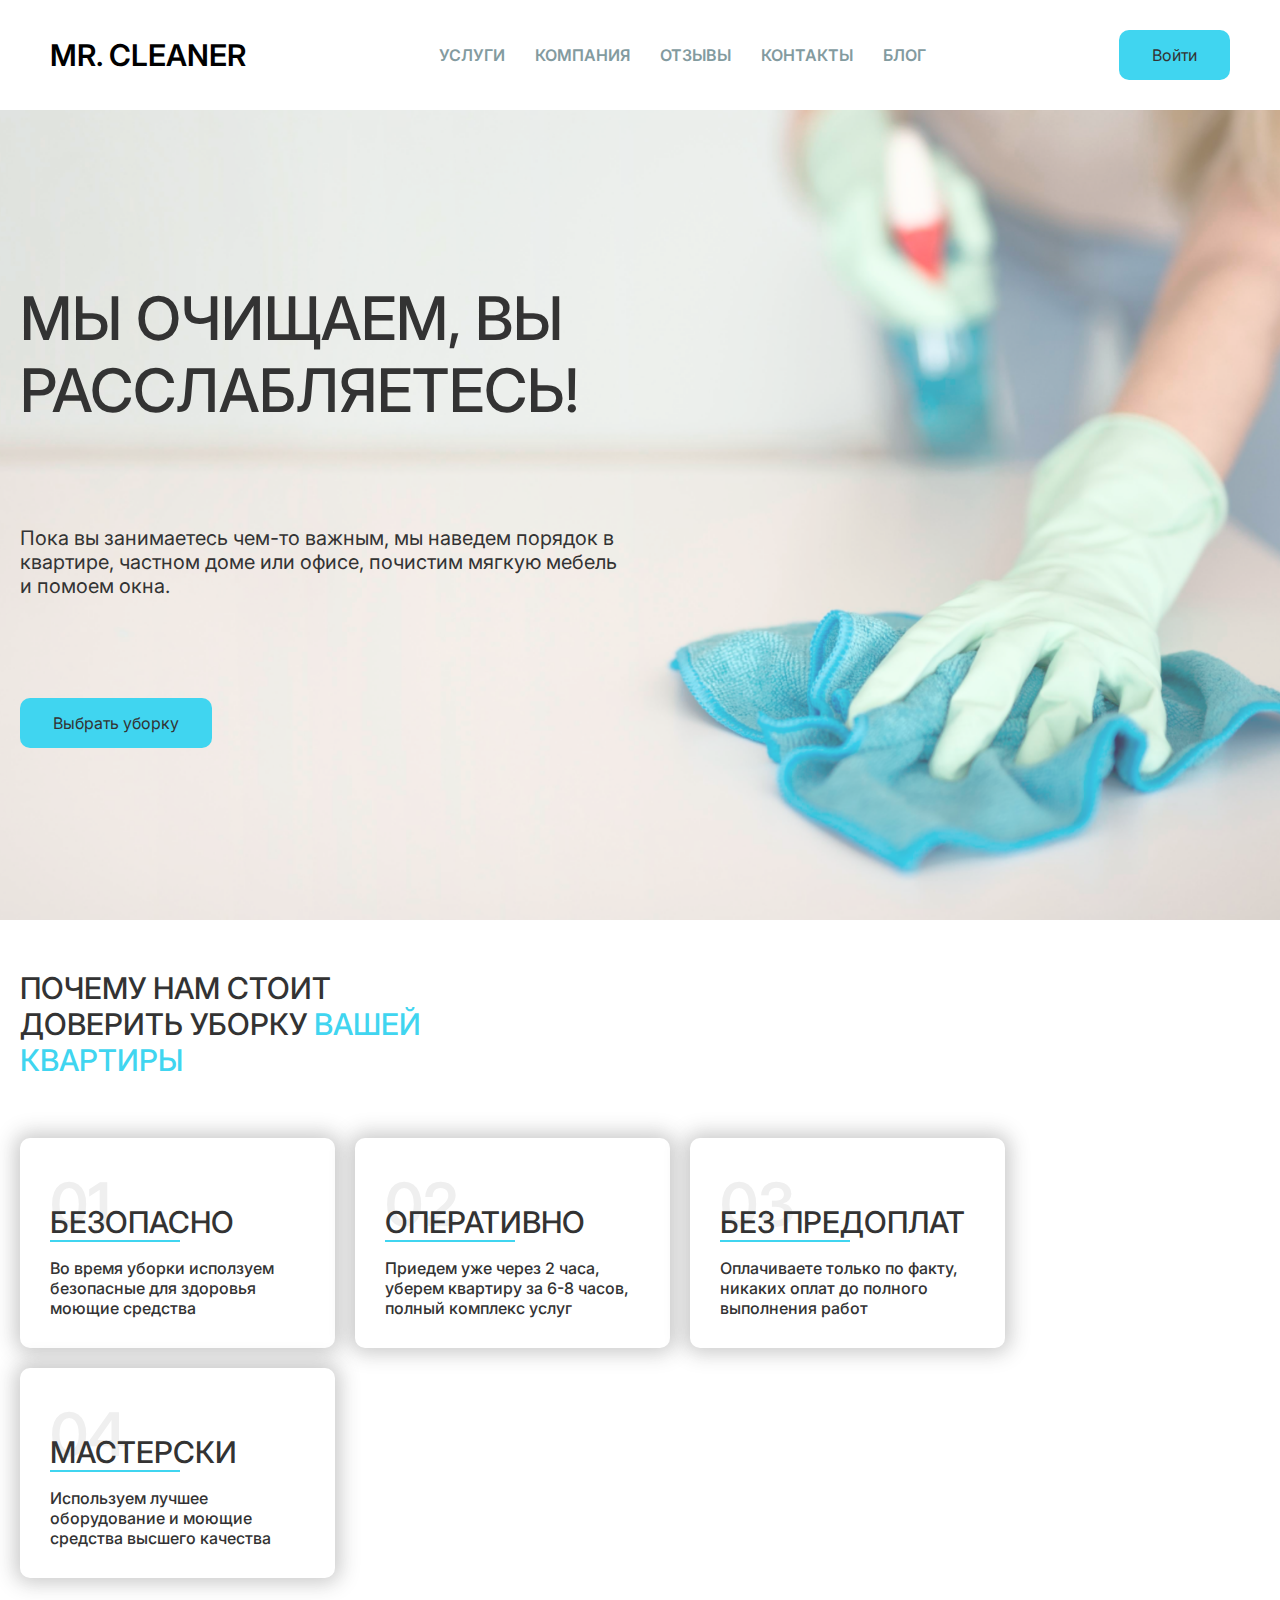
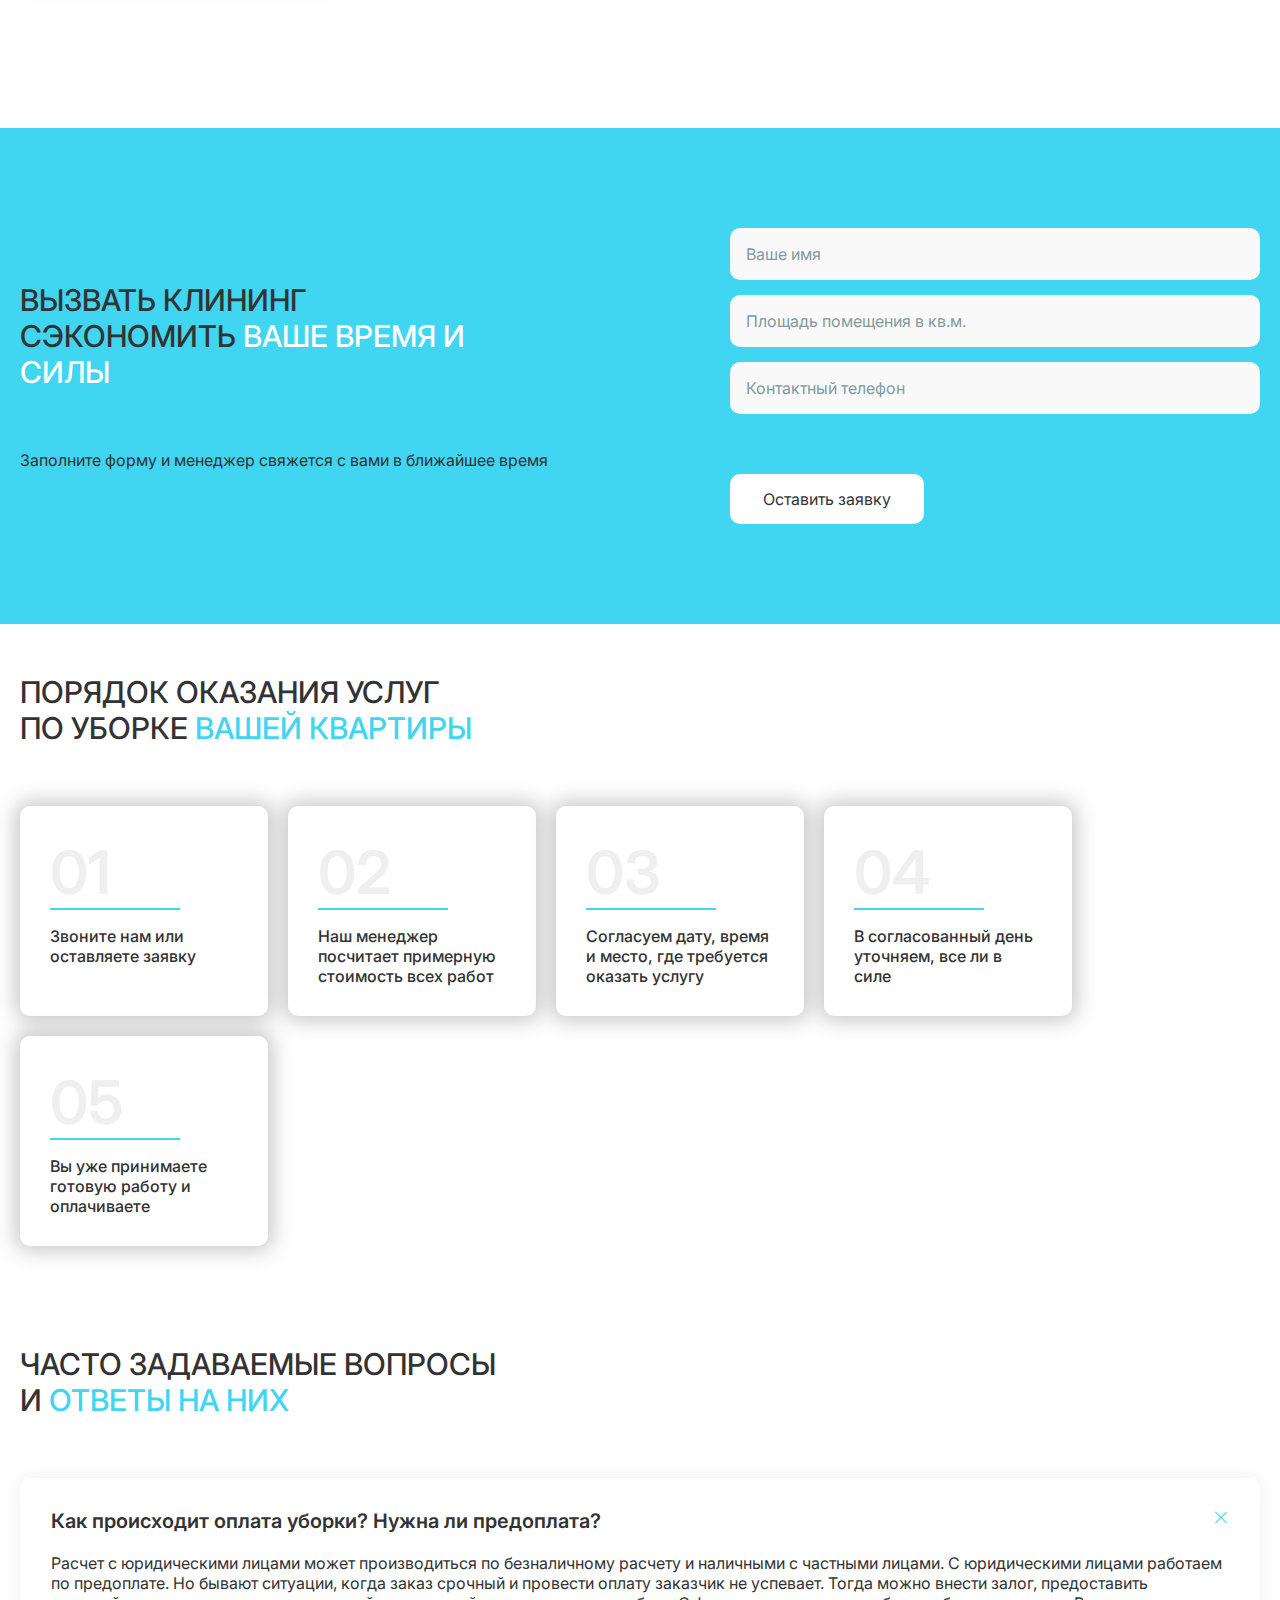
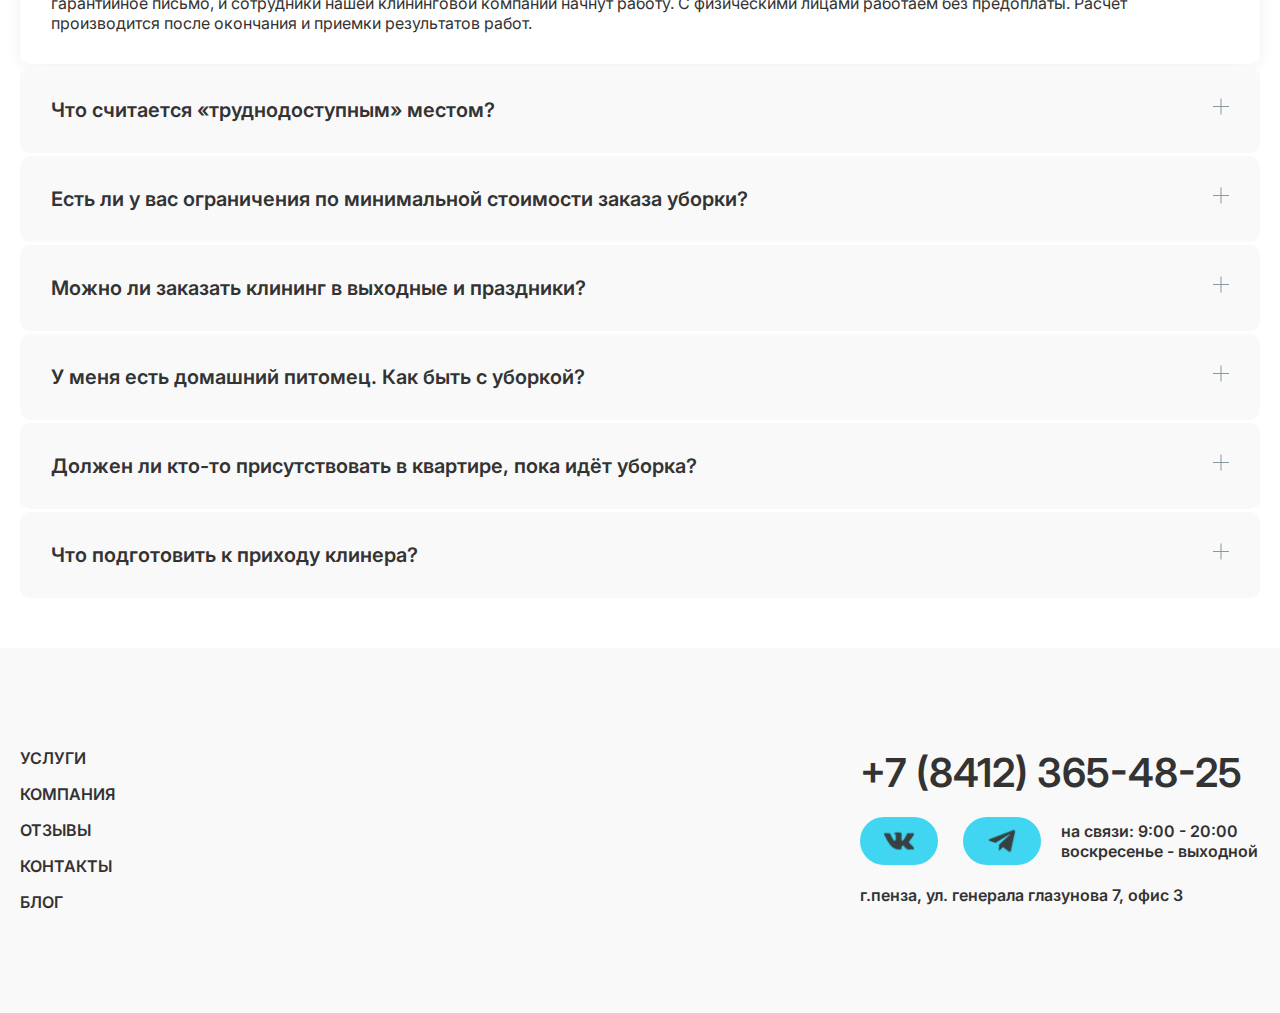
<file: layout/index.html>
<!DOCTYPE html>
<html lang="en">

<head>
  <meta charset="UTF-8" />
  <meta name="viewport" content="width=device-width, initial-scale=1.0" />
  <title>Document</title>

  <link rel="stylesheet" href="assets/css/root.css" />
  <link rel="stylesheet" href="assets/css/ui.css" />
  <link rel="stylesheet" href="assets/css/style.css" />
</head>

<body>
  <div class="wrapper">
    <header>
      <div class="container">
        <h1 class="logo"><a href="index.html">mr. cleaner</a></h1>
        <nav class="header__nav">
          <a href="services.html">услуги</a>
          <a href="about.html">компания</a>
          <a href="reviews.html">отзывы</a>
          <a href="contacts.html">контакты</a>
          <a href="blog.html">блог</a>
        </nav>
        <a href="#" class="btn" data-popup="login">Войти</a>
      </div>
    </header>
    <main>
      <section class="start__screen">
        <div class="container">
          <h2 class="title__big">Мы очищаем, вы расслабляетесь!</h2>
          <p class="text fw400 fz20">
            Пока вы занимаетесь чем-то важным, мы наведем порядок в <br> квартире,
            частном доме или офисе, почистим мягкую мебель <br> и помоем окна.
          </p>
          <a href="#" class="btn">Выбрать уборку</a>
        </div>
      </section>
      <section class="chois_as__sec">
        <div class="container">
          <h2 class="title__section">
            Почему нам стоит доверить уборку <span>вашей квартиры</span>
          </h2>
          <ul class="chois_as__list">
            <li class="card">
              <div class="title__calis">
                <p class="top__text">01</p>
                <p class="middle__text">Безопасно</p>
              </div>
              <p class="text fw500 fz16">
                Во время уборки исползуем безопасные для здоровья моющие
                средства
              </p>
            </li>
            <li class="card">
              <div class="title__calis">
                <p class="top__text">02</p>
                <p class="middle__text">оперативно</p>
              </div>
              <p class="text fw500 fz16">
                Приедем уже через 2 часа, уберем квартиру за 6-8 часов, полный
                комплекс услуг
              </p>
            </li>
            <li class="card">
              <div class="title__calis">
                <p class="top__text">03</p>
                <p class="middle__text">без предоплат</p>
              </div>
              <p class="text fw500 fz16">
                Оплачиваете только по факту, никаких оплат до полного
                выполнения работ
              </p>
            </li>
            <li class="card">
              <div class="title__calis">
                <p class="top__text">04</p>
                <p class="middle__text">мастерски</p>
              </div>
              <p class="text fw500 fz16">
                Используем лучшее оборудование и моющие средства высшего
                качества
              </p>
            </li>
          </ul>
        </div>
      </section>
      <section class="online_calc__sec">
        <div class="container">

        </div>
      </section>
      <section class="application__sec bg-blue">
        <div class="container">
          <div class="row">
            <div class="column">
              <h2 class="title__section title__section_reverse">
                Вызвать клининг <br> сэкономить
                <span>ваше время и силы</span>
              </h2>
              <p class="text fw-500">Заполните форму и менеджер свяжется с вами в ближайшее время</p>
            </div>
            <div class="column">
              <form action="add__application">
                <input type="text" name="name" placeholder="Ваше имя" class="input__cust" required>
                <input type="text" name="square" placeholder="Площадь помещения в кв.м." class="input__cust" required>
                <input type="text" name="phone" placeholder="Контактный телефон" class="input__cust" required>
                <input type="submit" value="Оставить заявку" class="btn btn__light">
              </form>
            </div>
          </div>
        </div>
      </section>
      <section class="procedura_services__sec">
        <div class="container">
          <h2 class="title__section">
            порядок оказания услуг <br>по уборке
            <span>вашей квартиры</span>
          </h2>
          <ul class="procedura_services__list">
            <li class="card">
              <div class="title__calis">
                <p class="top__text">01</p>
                <p class="middle__text"></p>
              </div>
              <p class="text fw500 fz16">
                Звоните нам или оставляете заявку
              </p>
            </li>
            <li class="card">
              <div class="title__calis">
                <p class="top__text">02</p>
                <p class="middle__text"></p>
              </div>
              <p class="text fw500 fz16">
                Наш менеджер посчитает примерную стоимость всех работ
              </p>
            </li>
            <li class="card">
              <div class="title__calis">
                <p class="top__text">03</p>
                <p class="middle__text"></p>
              </div>
              <p class="text fw500 fz16">
                Согласуем дату, время и место, где требуется оказать услугу
              </p>
            </li>
            <li class="card">
              <div class="title__calis">
                <p class="top__text">04</p>
                <p class="middle__text"></p>
              </div>
              <p class="text fw500 fz16">
                В согласованный день уточняем, все ли в силе
              </p>
            </li>
            <li class="card">
              <div class="title__calis">
                <p class="top__text">05</p>
                <p class="middle__text"></p>
              </div>
              <p class="text fw500 fz16">
                Вы уже принимаете готовую работу и оплачиваете
              </p>
            </li>
          </ul>
        </div>
      </section>
      <section class="faq__sec">
        <div class="container">
          <h2 class="title__section">
            часто задаваемые вопросы <br>и
            <span>ответы на них</span>
          </h2>
          <ul class="faq__list">
            <li class="faq_acardion__item active">
              <div class="top__row">
                <h3 class="questions">Как происходит оплата уборки? Нужна ли предоплата?</h3>
                <div class="cross"></div>
              </div>
              <div class="body">
                <p>
                  Расчет с юридическими лицами может производиться по безналичному расчету и наличными с частными
                  лицами. С юридическими лицами работаем по предоплате. Но бывают ситуации, когда заказ срочный и
                  провести оплату заказчик не успевает. Тогда можно внести залог, предоставить гарантийное письмо, и
                  сотрудники нашей клининговой компании начнут работу. С физическими лицами работаем без предоплаты.
                  Расчет производится после окончания и приемки результатов работ.
                </p>
              </div>
            </li>
            <li class="faq_acardion__item">
              <div class="top__row">
                <h3 class="questions">Что считается «труднодоступным» местом?</h3>
                <div class="cross"></div>
              </div>
              <div class="body">
                <p>
                  Расчет с юридическими лицами может производиться по безналичному расчету и наличными с частными
                  лицами. С юридическими лицами работаем по предоплате. Но бывают ситуации, когда заказ срочный и
                  провести оплату заказчик не успевает. Тогда можно внести залог, предоставить гарантийное письмо, и
                  сотрудники нашей клининговой компании начнут работу. С физическими лицами работаем без предоплаты.
                  Расчет производится после окончания и приемки результатов работ.
                </p>
              </div>
            </li>
            <li class="faq_acardion__item">
              <div class="top__row">
                <h3 class="questions">Есть ли у вас ограничения по минимальной стоимости заказа уборки?</h3>
                <div class="cross"></div>
              </div>
              <div class="body">
                <p>
                  Расчет с юридическими лицами может производиться по безналичному расчету и наличными с частными
                  лицами. С юридическими лицами работаем по предоплате. Но бывают ситуации, когда заказ срочный и
                  провести оплату заказчик не успевает. Тогда можно внести залог, предоставить гарантийное письмо, и
                  сотрудники нашей клининговой компании начнут работу. С физическими лицами работаем без предоплаты.
                  Расчет производится после окончания и приемки результатов работ.
                </p>
              </div>
            </li>
            <li class="faq_acardion__item">
              <div class="top__row">
                <h3 class="questions">Можно ли заказать клининг в выходные и праздники?</h3>
                <div class="cross"></div>
              </div>
              <div class="body">
                <p>
                  Расчет с юридическими лицами может производиться по безналичному расчету и наличными с частными
                  лицами. С юридическими лицами работаем по предоплате. Но бывают ситуации, когда заказ срочный и
                  провести оплату заказчик не успевает. Тогда можно внести залог, предоставить гарантийное письмо, и
                  сотрудники нашей клининговой компании начнут работу. С физическими лицами работаем без предоплаты.
                  Расчет производится после окончания и приемки результатов работ.
                </p>
              </div>
            </li>
            <li class="faq_acardion__item">
              <div class="top__row">
                <h3 class="questions">У меня есть домашний питомец. Как быть с уборкой?</h3>
                <div class="cross"></div>
              </div>
              <div class="body">
                <p>
                  Расчет с юридическими лицами может производиться по безналичному расчету и наличными с частными
                  лицами. С юридическими лицами работаем по предоплате. Но бывают ситуации, когда заказ срочный и
                  провести оплату заказчик не успевает. Тогда можно внести залог, предоставить гарантийное письмо, и
                  сотрудники нашей клининговой компании начнут работу. С физическими лицами работаем без предоплаты.
                  Расчет производится после окончания и приемки результатов работ.
                </p>
              </div>
            </li>
            <li class="faq_acardion__item">
              <div class="top__row">
                <h3 class="questions">Должен ли кто-то присутствовать в квартире, пока идёт уборка?</h3>
                <div class="cross"></div>
              </div>
              <div class="body">
                <p>
                  Расчет с юридическими лицами может производиться по безналичному расчету и наличными с частными
                  лицами. С юридическими лицами работаем по предоплате. Но бывают ситуации, когда заказ срочный и
                  провести оплату заказчик не успевает. Тогда можно внести залог, предоставить гарантийное письмо, и
                  сотрудники нашей клининговой компании начнут работу. С физическими лицами работаем без предоплаты.
                  Расчет производится после окончания и приемки результатов работ.
                </p>
              </div>
            </li>
            <li class="faq_acardion__item">
              <div class="top__row">
                <h3 class="questions">Что подготовить к приходу клинера?</h3>
                <div class="cross"></div>
              </div>
              <div class="body">
                <p>
                  Расчет с юридическими лицами может производиться по безналичному расчету и наличными с частными
                  лицами. С юридическими лицами работаем по предоплате. Но бывают ситуации, когда заказ срочный и
                  провести оплату заказчик не успевает. Тогда можно внести залог, предоставить гарантийное письмо, и
                  сотрудники нашей клининговой компании начнут работу. С физическими лицами работаем без предоплаты.
                  Расчет производится после окончания и приемки результатов работ.
                </p>
              </div>
            </li>
          </ul>
        </div>
      </section>
    </main>
    <footer>
      <div class="container">
        <div class="row">
          <nav class="footer__nav">
            <a href="services.html">УСЛУГИ</a>
            <a href="about.html">КОМПАНИЯ</a>
            <a href="reviews.html">ОТЗЫВЫ</a>
            <a href="contact.html">КОНТАКТЫ</a>
            <a href="blog.html">блог</a>
          </nav>
          <address class="column">
            <a class="phone" href="tel: +7 (8412) 365-48-25">+7 (8412) 365-48-25</a>
            <div class="row">
              <div class="social__link">
                <a href="#" class="btn btn__icon"><img src="assets/media/icons/vk.png" alt="vk"></a>
                <a href="#" class="btn btn__icon"><img src="assets/media/icons/tg.png" alt="tg"></a>
              </div>
              <p class="text">НА СВЯЗИ: 9:00 - 20:00
                ВОСКРЕСЕНЬЕ - ВЫХОДНОЙ</p>
            </div>
            <p class="text">г.Пенза, ул. Генерала Глазунова 7, офис 3</p>
          </address>
        </div>
      </div>
    </footer>
  </div>

  <script src="assets/js/main.js"></script>
</body>

</html>
</file>
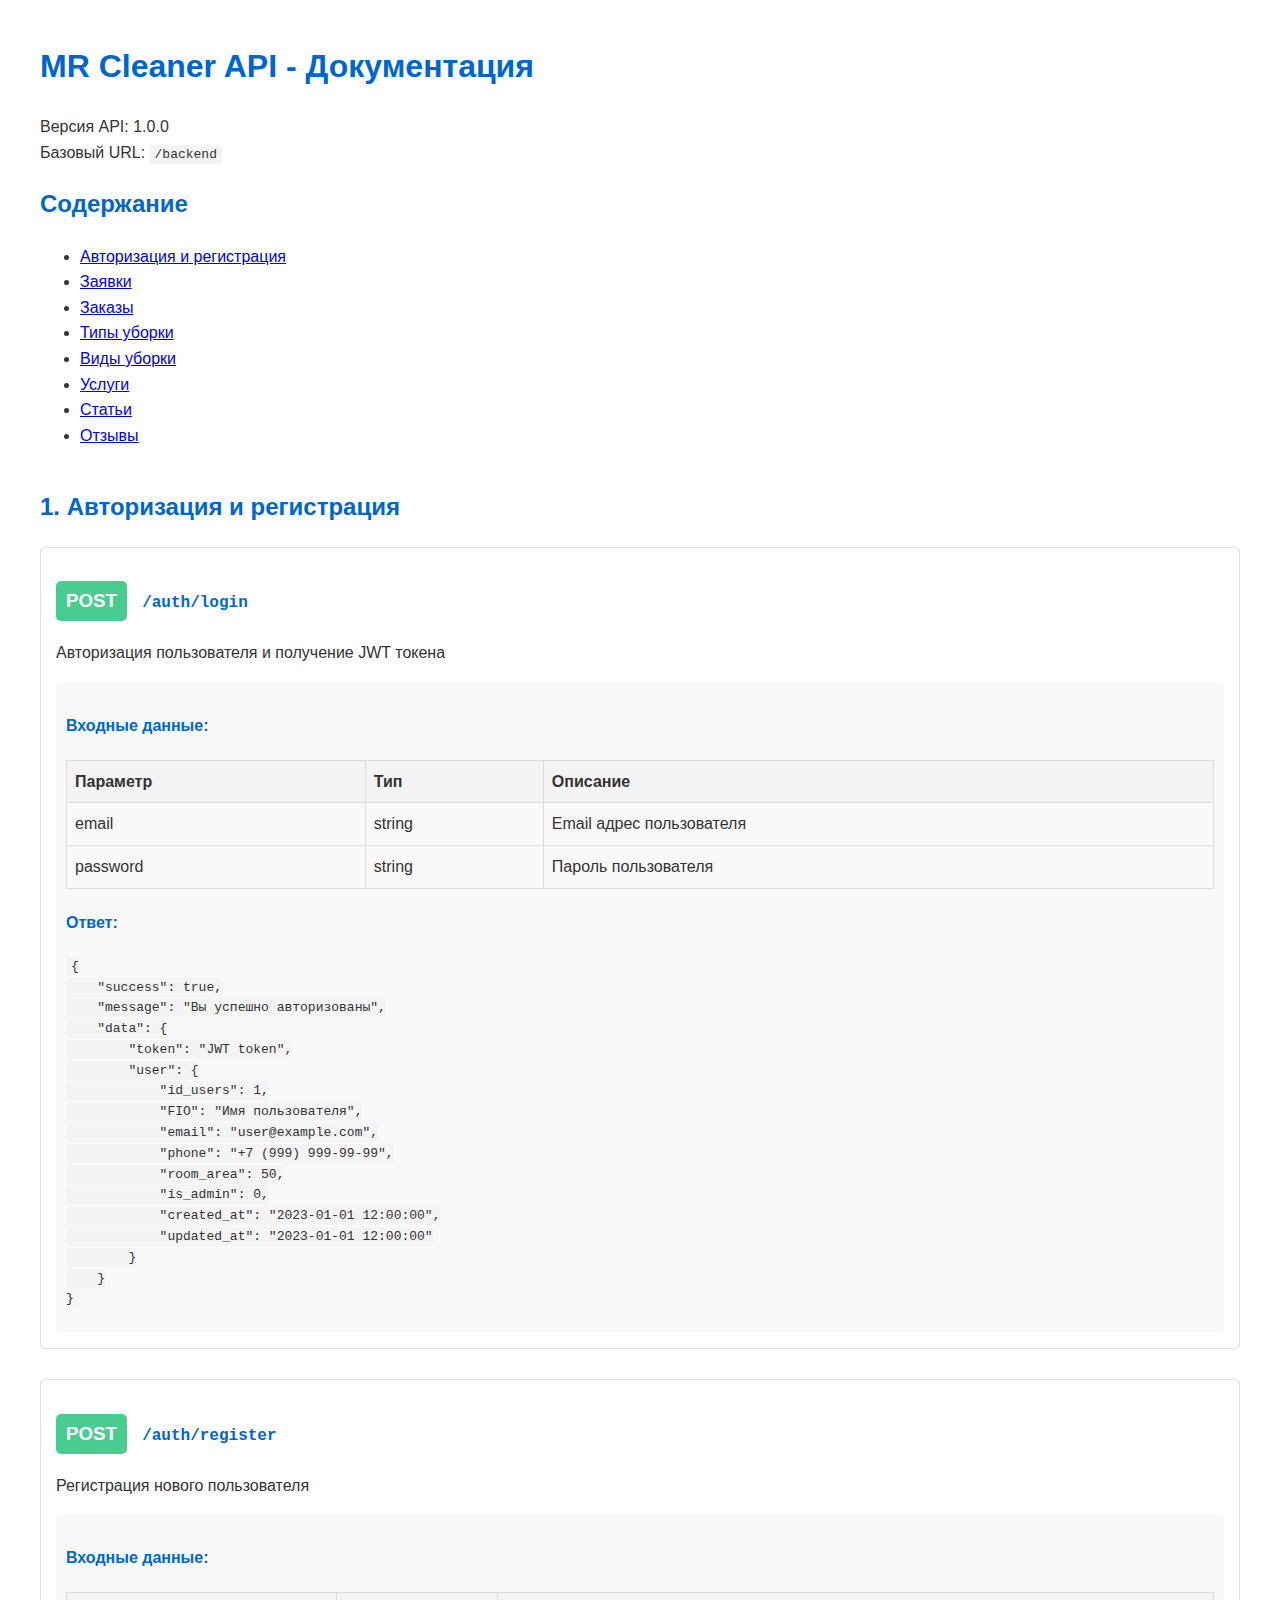
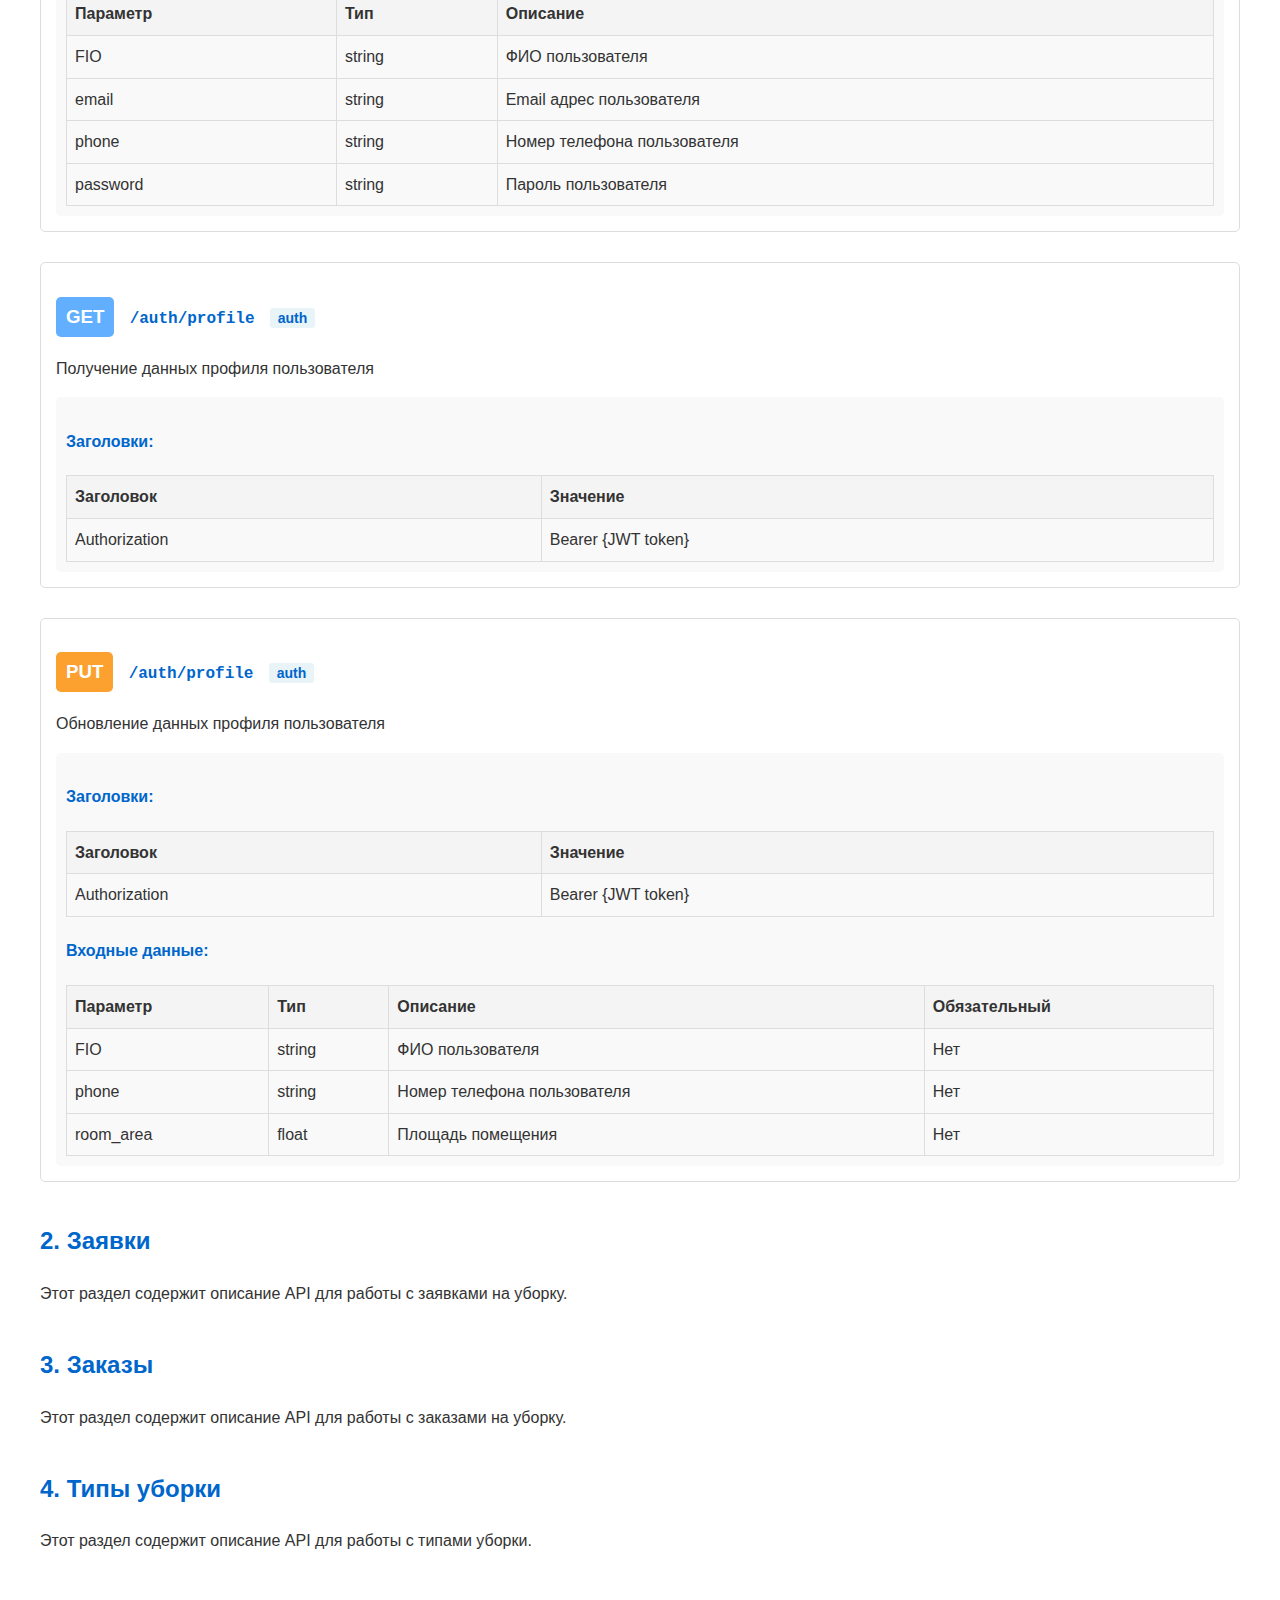
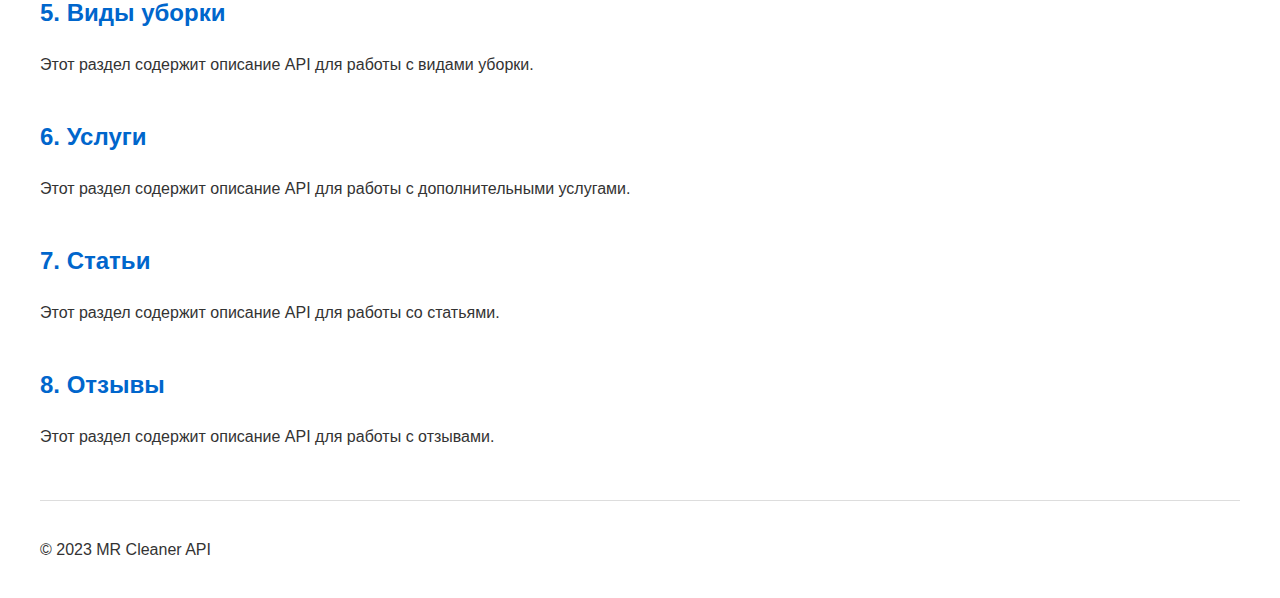
<file: backend/docs/index.html>
<!DOCTYPE html>
<html lang="ru">
<head>
    <meta charset="UTF-8">
    <meta name="viewport" content="width=device-width, initial-scale=1.0">
    <title>MR Cleaner API - Документация</title>
    <style>
        body {
            font-family: Arial, sans-serif;
            line-height: 1.6;
            color: #333;
            max-width: 1200px;
            margin: 0 auto;
            padding: 20px;
        }
        h1, h2, h3, h4 {
            color: #0066cc;
        }
        .endpoint {
            margin-bottom: 30px;
            border: 1px solid #ddd;
            border-radius: 5px;
            padding: 15px;
        }
        .method {
            display: inline-block;
            padding: 5px 10px;
            border-radius: 5px;
            color: #fff;
            font-weight: bold;
            margin-right: 10px;
        }
        .get {
            background-color: #61affe;
        }
        .post {
            background-color: #49cc90;
        }
        .put {
            background-color: #fca130;
        }
        .delete {
            background-color: #f93e3e;
        }
        .url {
            font-family: monospace;
            font-size: 16px;
        }
        .auth {
            font-size: 14px;
            margin-left: 10px;
            padding: 2px 8px;
            border-radius: 3px;
            background-color: #e8f4f8;
            color: #0066cc;
        }
        .admin {
            font-size: 14px;
            margin-left: 10px;
            padding: 2px 8px;
            border-radius: 3px;
            background-color: #f8e8e8;
            color: #cc0000;
        }
        .params {
            margin-top: 10px;
            padding: 10px;
            background-color: #f9f9f9;
            border-radius: 5px;
        }
        code {
            background-color: #f4f4f4;
            padding: 2px 5px;
            border-radius: 3px;
            font-family: monospace;
        }
        table {
            border-collapse: collapse;
            width: 100%;
        }
        th, td {
            border: 1px solid #ddd;
            padding: 8px;
            text-align: left;
        }
        th {
            background-color: #f4f4f4;
        }
        .section {
            margin-top: 40px;
        }
    </style>
</head>
<body>
    <h1>MR Cleaner API - Документация</h1>
    
    <p>
        Версия API: 1.0.0<br>
        Базовый URL: <code>/backend</code>
    </p>
    
    <h2>Содержание</h2>
    <ul>
        <li><a href="#auth">Авторизация и регистрация</a></li>
        <li><a href="#application">Заявки</a></li>
        <li><a href="#orders">Заказы</a></li>
        <li><a href="#type-cleaning">Типы уборки</a></li>
        <li><a href="#cleaning">Виды уборки</a></li>
        <li><a href="#services">Услуги</a></li>
        <li><a href="#article">Статьи</a></li>
        <li><a href="#reviews">Отзывы</a></li>
    </ul>
    
    <div class="section" id="auth">
        <h2>1. Авторизация и регистрация</h2>
        
        <div class="endpoint">
            <h3>
                <span class="method post">POST</span>
                <span class="url">/auth/login</span>
            </h3>
            <p>Авторизация пользователя и получение JWT токена</p>
            
            <div class="params">
                <h4>Входные данные:</h4>
                <table>
                    <tr>
                        <th>Параметр</th>
                        <th>Тип</th>
                        <th>Описание</th>
                    </tr>
                    <tr>
                        <td>email</td>
                        <td>string</td>
                        <td>Email адрес пользователя</td>
                    </tr>
                    <tr>
                        <td>password</td>
                        <td>string</td>
                        <td>Пароль пользователя</td>
                    </tr>
                </table>
                
                <h4>Ответ:</h4>
                <pre><code>{
    "success": true,
    "message": "Вы успешно авторизованы",
    "data": {
        "token": "JWT token",
        "user": {
            "id_users": 1,
            "FIO": "Имя пользователя",
            "email": "user@example.com",
            "phone": "+7 (999) 999-99-99",
            "room_area": 50,
            "is_admin": 0,
            "created_at": "2023-01-01 12:00:00",
            "updated_at": "2023-01-01 12:00:00"
        }
    }
}</code></pre>
            </div>
        </div>
        
        <div class="endpoint">
            <h3>
                <span class="method post">POST</span>
                <span class="url">/auth/register</span>
            </h3>
            <p>Регистрация нового пользователя</p>
            
            <div class="params">
                <h4>Входные данные:</h4>
                <table>
                    <tr>
                        <th>Параметр</th>
                        <th>Тип</th>
                        <th>Описание</th>
                    </tr>
                    <tr>
                        <td>FIO</td>
                        <td>string</td>
                        <td>ФИО пользователя</td>
                    </tr>
                    <tr>
                        <td>email</td>
                        <td>string</td>
                        <td>Email адрес пользователя</td>
                    </tr>
                    <tr>
                        <td>phone</td>
                        <td>string</td>
                        <td>Номер телефона пользователя</td>
                    </tr>
                    <tr>
                        <td>password</td>
                        <td>string</td>
                        <td>Пароль пользователя</td>
                    </tr>
                </table>
            </div>
        </div>
        
        <div class="endpoint">
            <h3>
                <span class="method get">GET</span>
                <span class="url">/auth/profile</span>
                <span class="auth">auth</span>
            </h3>
            <p>Получение данных профиля пользователя</p>
            
            <div class="params">
                <h4>Заголовки:</h4>
                <table>
                    <tr>
                        <th>Заголовок</th>
                        <th>Значение</th>
                    </tr>
                    <tr>
                        <td>Authorization</td>
                        <td>Bearer {JWT token}</td>
                    </tr>
                </table>
            </div>
        </div>
        
        <div class="endpoint">
            <h3>
                <span class="method put">PUT</span>
                <span class="url">/auth/profile</span>
                <span class="auth">auth</span>
            </h3>
            <p>Обновление данных профиля пользователя</p>
            
            <div class="params">
                <h4>Заголовки:</h4>
                <table>
                    <tr>
                        <th>Заголовок</th>
                        <th>Значение</th>
                    </tr>
                    <tr>
                        <td>Authorization</td>
                        <td>Bearer {JWT token}</td>
                    </tr>
                </table>
                
                <h4>Входные данные:</h4>
                <table>
                    <tr>
                        <th>Параметр</th>
                        <th>Тип</th>
                        <th>Описание</th>
                        <th>Обязательный</th>
                    </tr>
                    <tr>
                        <td>FIO</td>
                        <td>string</td>
                        <td>ФИО пользователя</td>
                        <td>Нет</td>
                    </tr>
                    <tr>
                        <td>phone</td>
                        <td>string</td>
                        <td>Номер телефона пользователя</td>
                        <td>Нет</td>
                    </tr>
                    <tr>
                        <td>room_area</td>
                        <td>float</td>
                        <td>Площадь помещения</td>
                        <td>Нет</td>
                    </tr>
                </table>
            </div>
        </div>
    </div>
    
    <!-- Остальные разделы документации сокращены для краткости -->
    <div class="section" id="application">
        <h2>2. Заявки</h2>
        <p>Этот раздел содержит описание API для работы с заявками на уборку.</p>
        <!-- Аналогично описываются остальные методы -->
    </div>
    
    <div class="section" id="orders">
        <h2>3. Заказы</h2>
        <p>Этот раздел содержит описание API для работы с заказами на уборку.</p>
        <!-- Аналогично описываются остальные методы -->
    </div>
    
    <div class="section" id="type-cleaning">
        <h2>4. Типы уборки</h2>
        <p>Этот раздел содержит описание API для работы с типами уборки.</p>
        <!-- Аналогично описываются остальные методы -->
    </div>
    
    <div class="section" id="cleaning">
        <h2>5. Виды уборки</h2>
        <p>Этот раздел содержит описание API для работы с видами уборки.</p>
        <!-- Аналогично описываются остальные методы -->
    </div>
    
    <div class="section" id="services">
        <h2>6. Услуги</h2>
        <p>Этот раздел содержит описание API для работы с дополнительными услугами.</p>
        <!-- Аналогично описываются остальные методы -->
    </div>
    
    <div class="section" id="article">
        <h2>7. Статьи</h2>
        <p>Этот раздел содержит описание API для работы со статьями.</p>
        <!-- Аналогично описываются остальные методы -->
    </div>
    
    <div class="section" id="reviews">
        <h2>8. Отзывы</h2>
        <p>Этот раздел содержит описание API для работы с отзывами.</p>
        <!-- Аналогично описываются остальные методы -->
    </div>
    
    <footer style="margin-top: 50px; border-top: 1px solid #ddd; padding-top: 20px;">
        <p>&copy; 2023 MR Cleaner API</p>
    </footer>
</body>
</html>
</file>
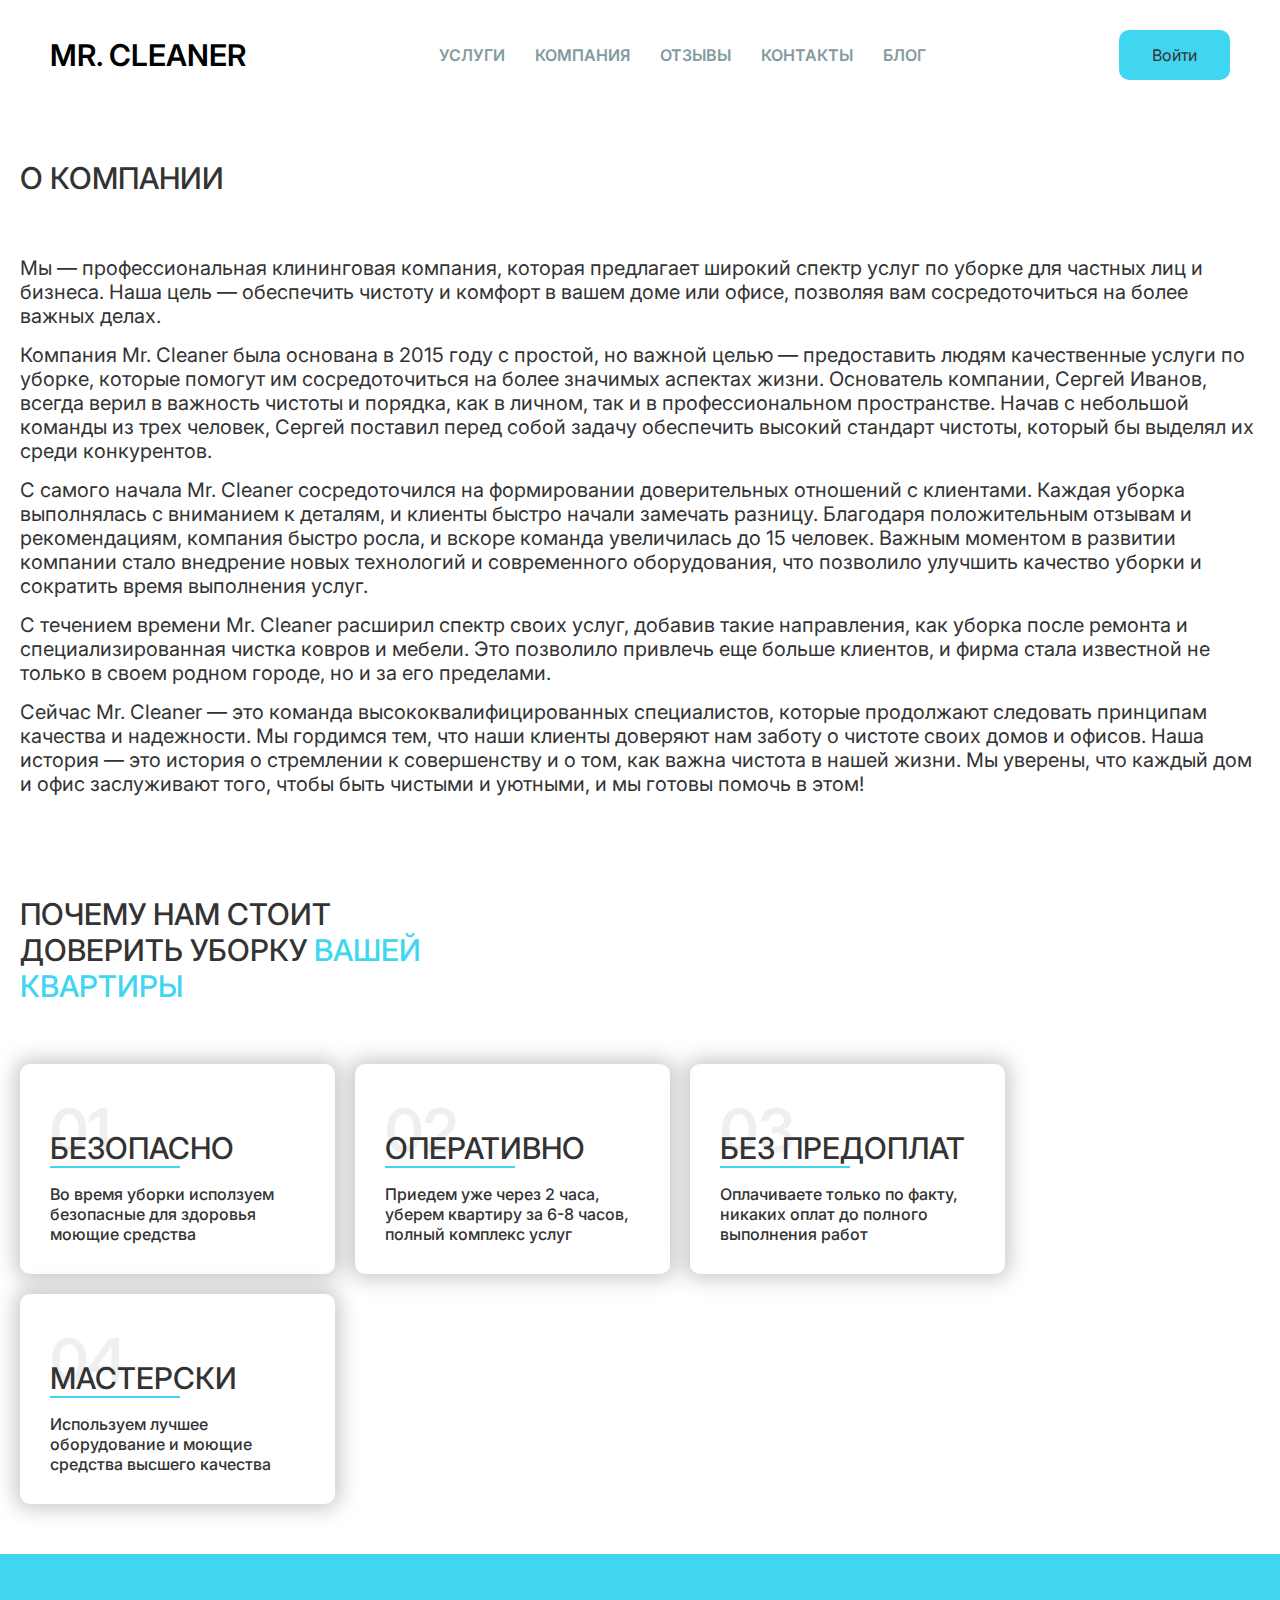
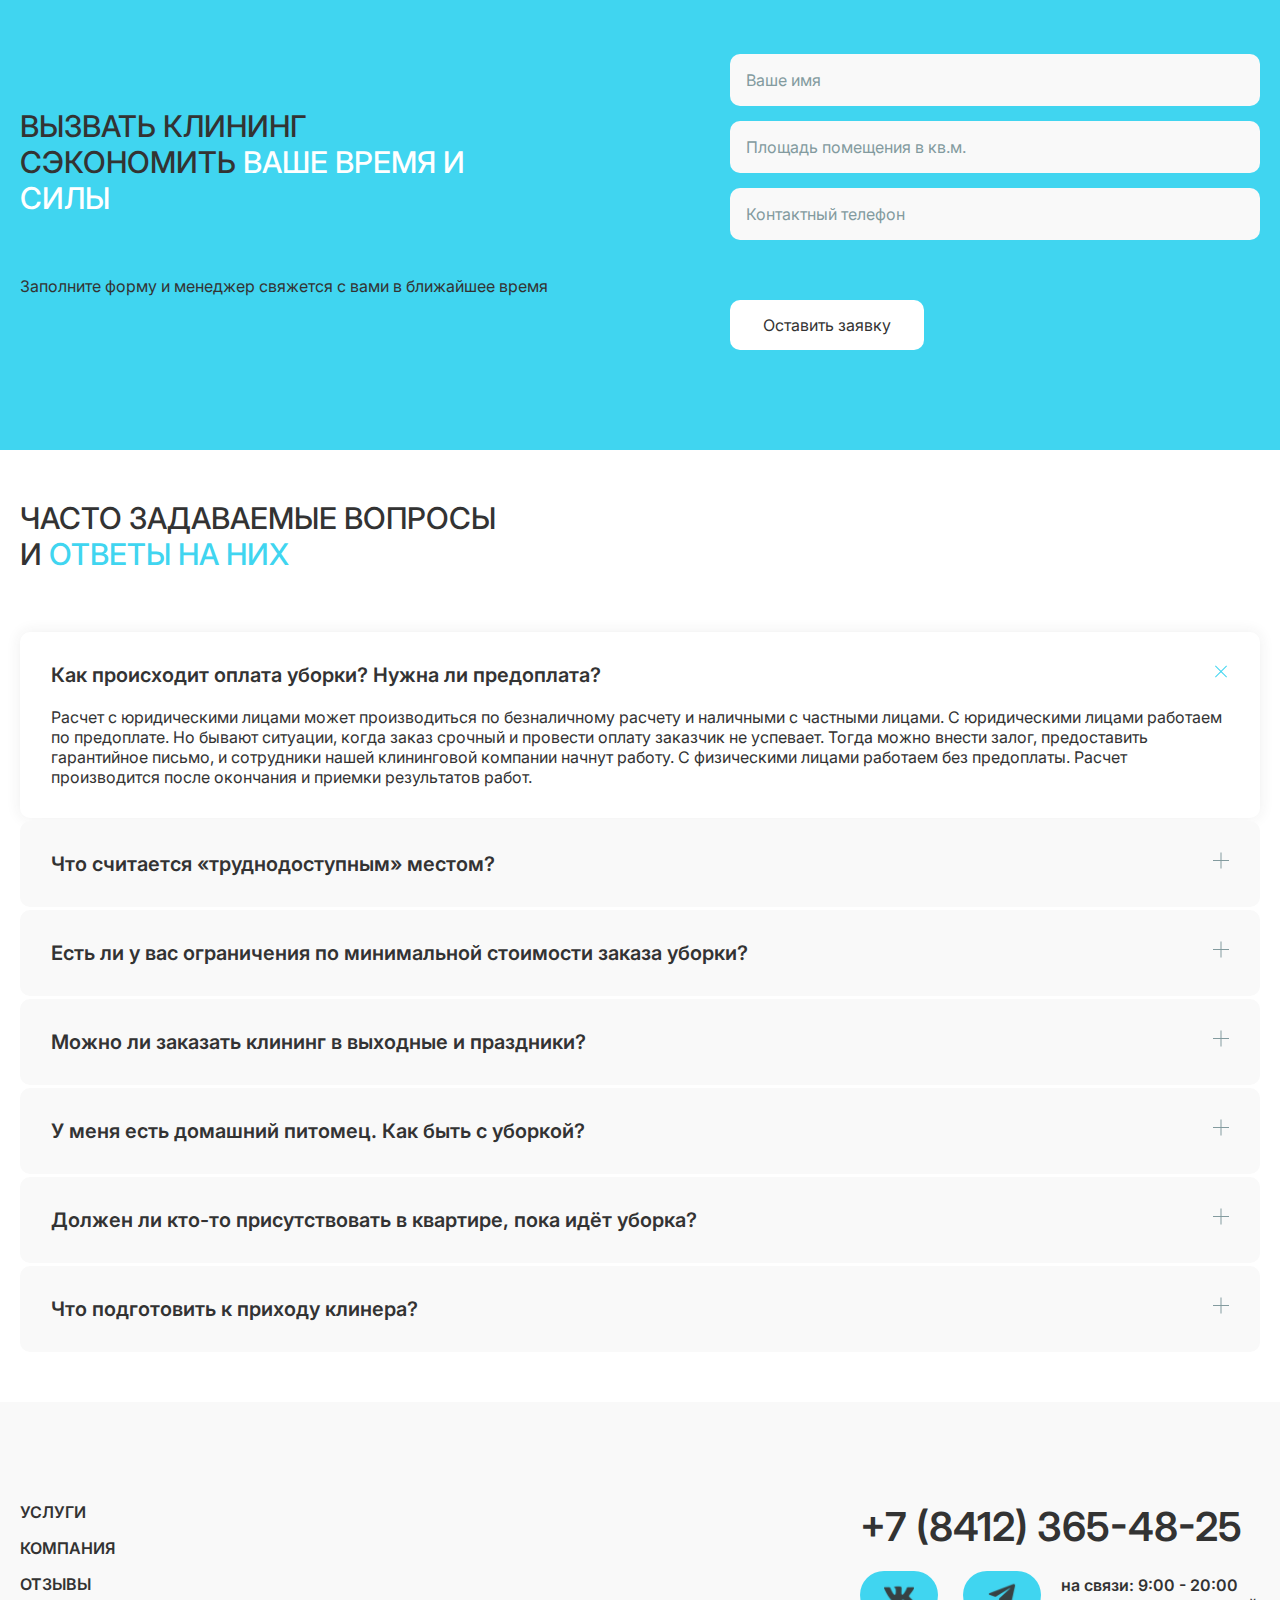
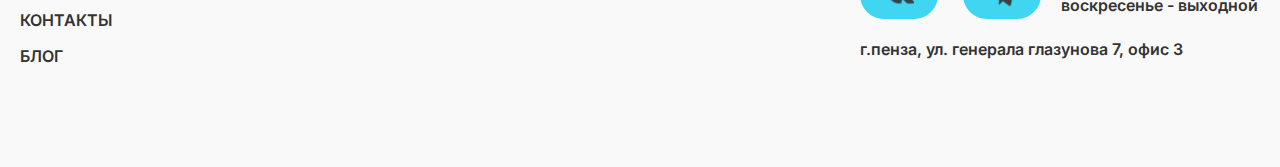
<file: layout/about.html>
<!DOCTYPE html>
<html lang="en">

<head>
    <meta charset="UTF-8" />
    <meta name="viewport" content="width=device-width, initial-scale=1.0" />
    <title>Document</title>

    <link rel="stylesheet" href="assets/css/root.css" />
    <link rel="stylesheet" href="assets/css/ui.css" />
    <link rel="stylesheet" href="assets/css/style.css" />
</head>

<body>
    <div class="wrapper">
        <header>
            <div class="container">
                <h1 class="logo"><a href="index.html">mr. cleaner</a></h1>
                <nav class="header__nav">
                    <a href="services.html">услуги</a>
                    <a href="about.html">компания</a>
                    <a href="reviews.html">отзывы</a>
                    <a href="contacts.html">контакты</a>
                    <a href="blog.html">блог</a>
                </nav>
                <a href="#" class="btn" data-popup="login">Войти</a>
            </div>
        </header>
        <main>
            <section class="about__sec">
                <div class="container">
                    <h2 class="title__section">о компании</h2>
                    <p class="text fz20">Мы — профессиональная клининговая компания, которая предлагает широкий спектр услуг
                        по уборке для частных лиц и бизнеса. Наша цель — обеспечить чистоту и комфорт в вашем доме или
                        офисе, позволяя вам сосредоточиться на более важных делах.
                    </p>
                    <p class="text fz20">Компания Mr. Cleaner была основана в 2015 году с простой, но важной целью —
                        предоставить людям качественные услуги по уборке, которые помогут им сосредоточиться на более
                        значимых аспектах жизни. Основатель компании, Сергей Иванов, всегда верил в важность чистоты и
                        порядка, как в личном, так и в профессиональном пространстве. Начав с небольшой команды из трех
                        человек, Сергей поставил перед собой задачу обеспечить высокий стандарт чистоты, который бы
                        выделял их среди конкурентов.
                    </p>
                    <p class="text fz20">С самого начала Mr. Cleaner сосредоточился на формировании доверительных отношений с
                        клиентами. Каждая уборка выполнялась с вниманием к деталям, и клиенты быстро начали замечать
                        разницу. Благодаря положительным отзывам и рекомендациям, компания быстро росла, и вскоре
                        команда увеличилась до 15 человек. Важным моментом в развитии компании стало внедрение новых
                        технологий и современного оборудования, что позволило улучшить качество уборки и сократить время
                        выполнения услуг.
                    </p>
                    <p class="text fz20">С течением времени Mr. Cleaner расширил спектр своих услуг, добавив такие
                        направления, как уборка после ремонта и специализированная чистка ковров и мебели. Это позволило
                        привлечь еще больше клиентов, и фирма стала известной не только в своем родном городе, но и за
                        его пределами.
                    </p>
                    <p class="text fz20">Сейчас Mr. Cleaner — это команда высококвалифицированных специалистов, которые
                        продолжают следовать принципам качества и надежности. Мы гордимся тем, что наши клиенты доверяют
                        нам заботу о чистоте своих домов и офисов. Наша история — это история о стремлении к
                        совершенству и о том, как важна чистота в нашей жизни. Мы уверены, что каждый дом и офис
                        заслуживают того, чтобы быть чистыми и уютными, и мы готовы помочь в этом!</p>
                </div>
            </section>
            <section class="chois_as__sec">
                <div class="container">
                    <h2 class="title__section">
                        Почему нам стоит доверить уборку <span>вашей квартиры</span>
                    </h2>
                    <ul class="chois_as__list">
                        <li class="card">
                            <div class="title__calis">
                                <p class="top__text">01</p>
                                <p class="middle__text">Безопасно</p>
                            </div>
                            <p class="text fw500 fz16">
                                Во время уборки исползуем безопасные для здоровья моющие
                                средства
                            </p>
                        </li>
                        <li class="card">
                            <div class="title__calis">
                                <p class="top__text">02</p>
                                <p class="middle__text">оперативно</p>
                            </div>
                            <p class="text fw500 fz16">
                                Приедем уже через 2 часа, уберем квартиру за 6-8 часов, полный
                                комплекс услуг
                            </p>
                        </li>
                        <li class="card">
                            <div class="title__calis">
                                <p class="top__text">03</p>
                                <p class="middle__text">без предоплат</p>
                            </div>
                            <p class="text fw500 fz16">
                                Оплачиваете только по факту, никаких оплат до полного
                                выполнения работ
                            </p>
                        </li>
                        <li class="card">
                            <div class="title__calis">
                                <p class="top__text">04</p>
                                <p class="middle__text">мастерски</p>
                            </div>
                            <p class="text fw500 fz16">
                                Используем лучшее оборудование и моющие средства высшего
                                качества
                            </p>
                        </li>
                    </ul>
                </div>
            </section>
            <section class="application__sec bg-blue">
                <div class="container">
                    <div class="row">
                        <div class="column">
                            <h2 class="title__section title__section_reverse">
                                Вызвать клининг <br> сэкономить
                                <span>ваше время и силы</span>
                            </h2>
                            <p class="text fw-500">Заполните форму и менеджер свяжется с вами в ближайшее время</p>
                        </div>
                        <div class="column">
                            <form action="add__application">
                                <input type="text" name="name" placeholder="Ваше имя" class="input__cust" required>
                                <input type="text" name="square" placeholder="Площадь помещения в кв.м."
                                    class="input__cust" required>
                                <input type="text" name="phone" placeholder="Контактный телефон" class="input__cust"
                                    required>
                                <input type="submit" value="Оставить заявку" class="btn btn__light">
                            </form>
                        </div>
                    </div>
                </div>
            </section>
            <section class="faq__sec">
                <div class="container">
                    <h2 class="title__section">
                        часто задаваемые вопросы <br>и
                        <span>ответы на них</span>
                    </h2>
                    <ul class="faq__list">
                        <li class="faq_acardion__item active">
                            <div class="top__row">
                                <h3 class="questions">Как происходит оплата уборки? Нужна ли предоплата?</h3>
                                <div class="cross"></div>
                            </div>
                            <div class="body">
                                <p>
                                    Расчет с юридическими лицами может производиться по безналичному расчету и наличными
                                    с частными
                                    лицами. С юридическими лицами работаем по предоплате. Но бывают ситуации, когда
                                    заказ срочный и
                                    провести оплату заказчик не успевает. Тогда можно внести залог, предоставить
                                    гарантийное письмо, и
                                    сотрудники нашей клининговой компании начнут работу. С физическими лицами работаем
                                    без предоплаты.
                                    Расчет производится после окончания и приемки результатов работ.
                                </p>
                            </div>
                        </li>
                        <li class="faq_acardion__item">
                            <div class="top__row">
                                <h3 class="questions">Что считается «труднодоступным» местом?</h3>
                                <div class="cross"></div>
                            </div>
                            <div class="body">
                                <p>
                                    Расчет с юридическими лицами может производиться по безналичному расчету и наличными
                                    с частными
                                    лицами. С юридическими лицами работаем по предоплате. Но бывают ситуации, когда
                                    заказ срочный и
                                    провести оплату заказчик не успевает. Тогда можно внести залог, предоставить
                                    гарантийное письмо, и
                                    сотрудники нашей клининговой компании начнут работу. С физическими лицами работаем
                                    без предоплаты.
                                    Расчет производится после окончания и приемки результатов работ.
                                </p>
                            </div>
                        </li>
                        <li class="faq_acardion__item">
                            <div class="top__row">
                                <h3 class="questions">Есть ли у вас ограничения по минимальной стоимости заказа уборки?
                                </h3>
                                <div class="cross"></div>
                            </div>
                            <div class="body">
                                <p>
                                    Расчет с юридическими лицами может производиться по безналичному расчету и наличными
                                    с частными
                                    лицами. С юридическими лицами работаем по предоплате. Но бывают ситуации, когда
                                    заказ срочный и
                                    провести оплату заказчик не успевает. Тогда можно внести залог, предоставить
                                    гарантийное письмо, и
                                    сотрудники нашей клининговой компании начнут работу. С физическими лицами работаем
                                    без предоплаты.
                                    Расчет производится после окончания и приемки результатов работ.
                                </p>
                            </div>
                        </li>
                        <li class="faq_acardion__item">
                            <div class="top__row">
                                <h3 class="questions">Можно ли заказать клининг в выходные и праздники?</h3>
                                <div class="cross"></div>
                            </div>
                            <div class="body">
                                <p>
                                    Расчет с юридическими лицами может производиться по безналичному расчету и наличными
                                    с частными
                                    лицами. С юридическими лицами работаем по предоплате. Но бывают ситуации, когда
                                    заказ срочный и
                                    провести оплату заказчик не успевает. Тогда можно внести залог, предоставить
                                    гарантийное письмо, и
                                    сотрудники нашей клининговой компании начнут работу. С физическими лицами работаем
                                    без предоплаты.
                                    Расчет производится после окончания и приемки результатов работ.
                                </p>
                            </div>
                        </li>
                        <li class="faq_acardion__item">
                            <div class="top__row">
                                <h3 class="questions">У меня есть домашний питомец. Как быть с уборкой?</h3>
                                <div class="cross"></div>
                            </div>
                            <div class="body">
                                <p>
                                    Расчет с юридическими лицами может производиться по безналичному расчету и наличными
                                    с частными
                                    лицами. С юридическими лицами работаем по предоплате. Но бывают ситуации, когда
                                    заказ срочный и
                                    провести оплату заказчик не успевает. Тогда можно внести залог, предоставить
                                    гарантийное письмо, и
                                    сотрудники нашей клининговой компании начнут работу. С физическими лицами работаем
                                    без предоплаты.
                                    Расчет производится после окончания и приемки результатов работ.
                                </p>
                            </div>
                        </li>
                        <li class="faq_acardion__item">
                            <div class="top__row">
                                <h3 class="questions">Должен ли кто-то присутствовать в квартире, пока идёт уборка?</h3>
                                <div class="cross"></div>
                            </div>
                            <div class="body">
                                <p>
                                    Расчет с юридическими лицами может производиться по безналичному расчету и наличными
                                    с частными
                                    лицами. С юридическими лицами работаем по предоплате. Но бывают ситуации, когда
                                    заказ срочный и
                                    провести оплату заказчик не успевает. Тогда можно внести залог, предоставить
                                    гарантийное письмо, и
                                    сотрудники нашей клининговой компании начнут работу. С физическими лицами работаем
                                    без предоплаты.
                                    Расчет производится после окончания и приемки результатов работ.
                                </p>
                            </div>
                        </li>
                        <li class="faq_acardion__item">
                            <div class="top__row">
                                <h3 class="questions">Что подготовить к приходу клинера?</h3>
                                <div class="cross"></div>
                            </div>
                            <div class="body">
                                <p>
                                    Расчет с юридическими лицами может производиться по безналичному расчету и наличными
                                    с частными
                                    лицами. С юридическими лицами работаем по предоплате. Но бывают ситуации, когда
                                    заказ срочный и
                                    провести оплату заказчик не успевает. Тогда можно внести залог, предоставить
                                    гарантийное письмо, и
                                    сотрудники нашей клининговой компании начнут работу. С физическими лицами работаем
                                    без предоплаты.
                                    Расчет производится после окончания и приемки результатов работ.
                                </p>
                            </div>
                        </li>
                    </ul>
                </div>
            </section>
        </main>
        <footer>
            <div class="container">
                <div class="row">
                    <nav class="footer__nav">
                        <a href="services.html">УСЛУГИ</a>
                        <a href="about.html">КОМПАНИЯ</a>
                        <a href="reviews.html">ОТЗЫВЫ</a>
                        <a href="contact.html">КОНТАКТЫ</a>
                        <a href="blog.html">блог</a>
                    </nav>
                    <address class="column">
                        <a class="phone" href="tel: +7 (8412) 365-48-25">+7 (8412) 365-48-25</a>
                        <div class="row">
                            <div class="social__link">
                                <a href="#" class="btn btn__icon"><img src="assets/media/icons/vk.png" alt="vk"></a>
                                <a href="#" class="btn btn__icon"><img src="assets/media/icons/tg.png" alt="tg"></a>
                            </div>
                            <p class="text">НА СВЯЗИ: 9:00 - 20:00
                                ВОСКРЕСЕНЬЕ - ВЫХОДНОЙ</p>
                        </div>
                        <p class="text">г.Пенза, ул. Генерала Глазунова 7, офис 3</p>
                    </address>
                </div>
            </div>
        </footer>
    </div>

    <script src="assets/js/main.js"></script>
</body>

</html>
</file>
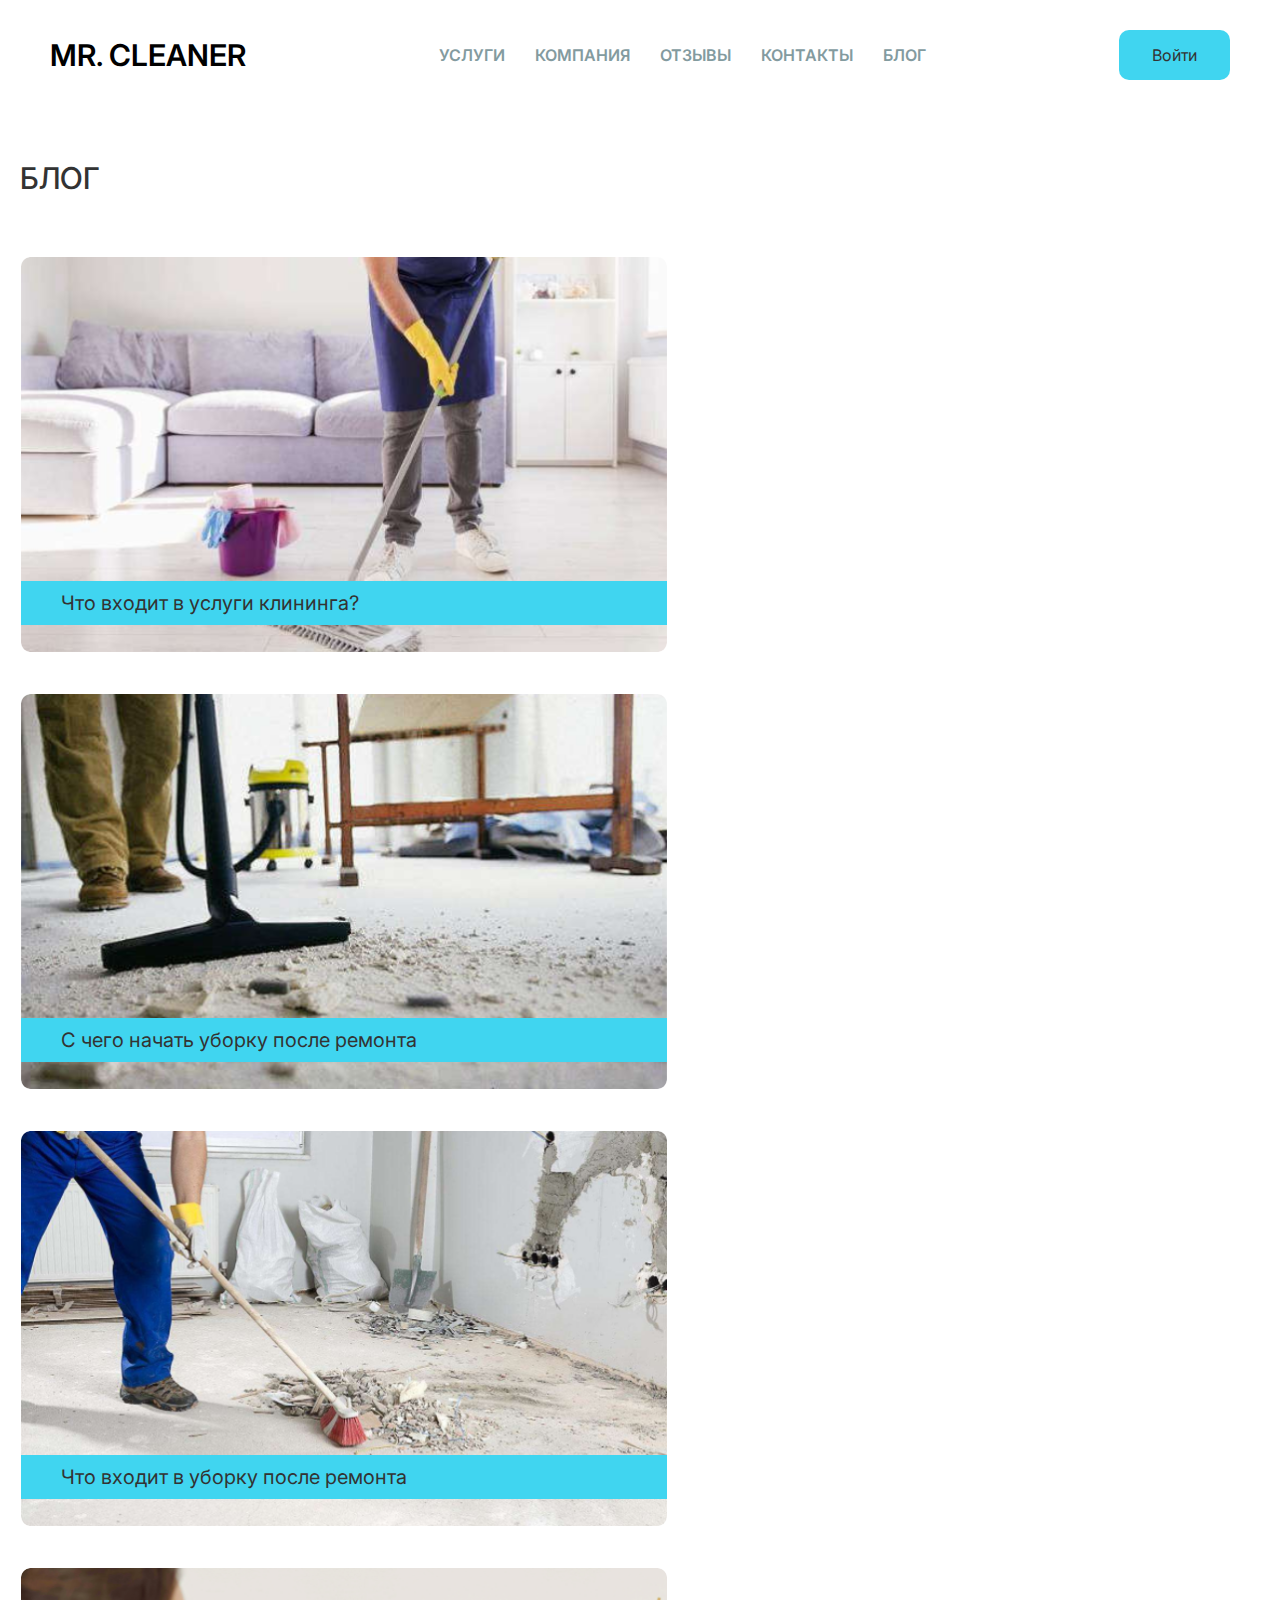
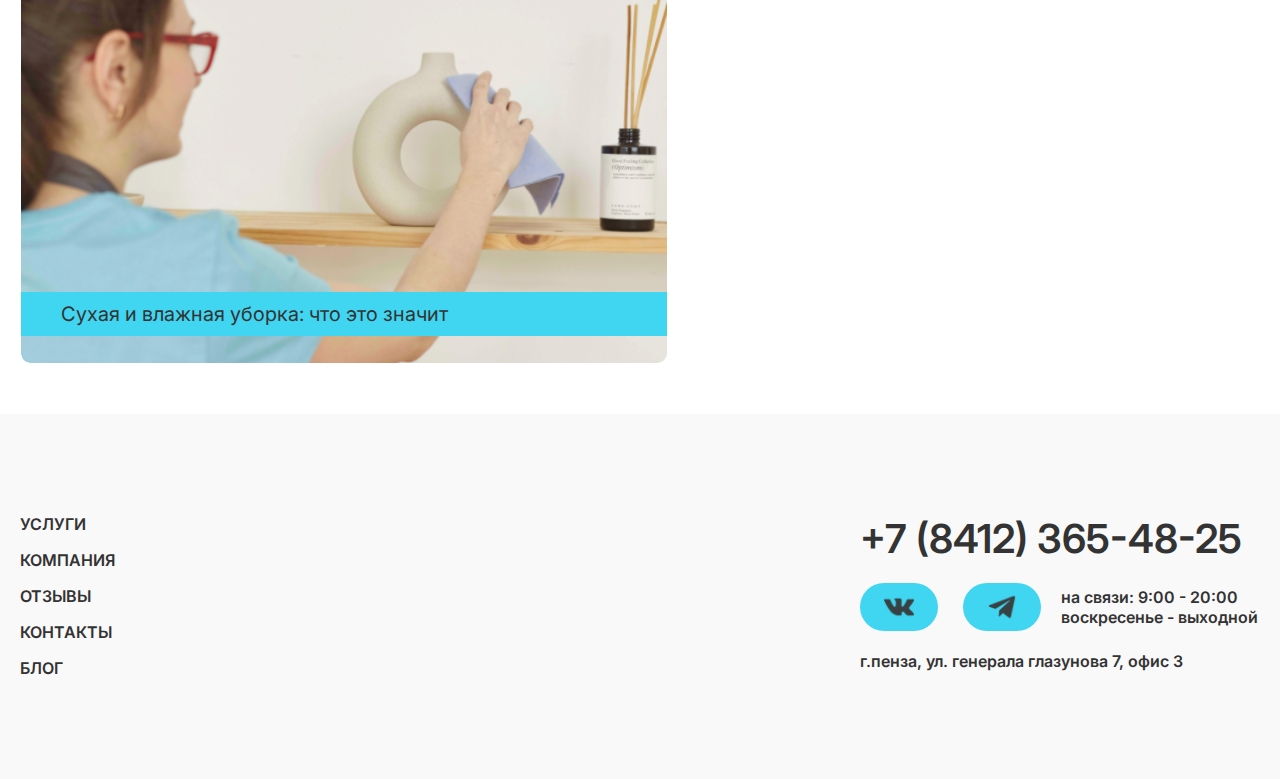
<file: layout/blog.html>
<!DOCTYPE html>
<html lang="en">

<head>
    <meta charset="UTF-8" />
    <meta name="viewport" content="width=device-width, initial-scale=1.0" />
    <title>Document</title>

    <link rel="stylesheet" href="assets/css/root.css" />
    <link rel="stylesheet" href="assets/css/ui.css" />
    <link rel="stylesheet" href="assets/css/style.css" />
</head>

<body>
    <div class="wrapper">
        <header>
            <div class="container">
                <h1 class="logo"><a href="index.html">mr. cleaner</a></h1>
                <nav class="header__nav">
                    <a href="services.html">услуги</a>
                    <a href="about.html">компания</a>
                    <a href="reviews.html">отзывы</a>
                    <a href="contacts.html">контакты</a>
                    <a href="blog.html">блог</a>
                </nav>
                <a href="#" class="btn" data-popup="login">Войти</a>
            </div>
        </header>
        <main>
            <section class="blog__sec">
                <div class="container">
                    <h2 class="title__section">БЛОГ</h2>
                    <ul class="blog__list">
                        <li>
                            <a href="article.html?id=1" class="card__article">
                                <img src="assets/media/temp/article/1.png" alt="article">
                                <h3 class="title__article">Что входит в услуги клининга?</h3>
                            </a>
                        </li>
                        <li>
                            <a href="article.html?id=1" class="card__article">
                                <img src="assets/media/temp/article/2.png" alt="article">
                                <h3 class="title__article">C чего начать уборку после ремонта</h3>
                            </a>
                        </li>
                        <li>
                            <a href="article.html?id=1" class="card__article">
                                <img src="assets/media/temp/article/3.png" alt="article">
                                <h3 class="title__article">Что входит в уборку после ремонта</h3>
                            </a>
                        </li>
                        <li>
                            <a href="article.html?id=1" class="card__article">
                                <img src="assets/media/temp/article/4.png" alt="article">
                                <h3 class="title__article">Сухая и влажная уборка: что это значит</h3>
                            </a>
                        </li>
                    </ul>
                </div>
            </section>
        </main>
        <footer>
            <div class="container">
                <div class="row">
                    <nav class="footer__nav">
                        <a href="services.html">УСЛУГИ</a>
                        <a href="about.html">КОМПАНИЯ</a>
                        <a href="reviews.html">ОТЗЫВЫ</a>
                        <a href="contact.html">КОНТАКТЫ</a>
                        <a href="blog.html">блог</a>
                    </nav>
                    <address class="column">
                        <a class="phone" href="tel: +7 (8412) 365-48-25">+7 (8412) 365-48-25</a>
                        <div class="row">
                            <div class="social__link">
                                <a href="#" class="btn btn__icon"><img src="assets/media/icons/vk.png" alt="vk"></a>
                                <a href="#" class="btn btn__icon"><img src="assets/media/icons/tg.png" alt="tg"></a>
                            </div>
                            <p class="text">НА СВЯЗИ: 9:00 - 20:00
                                ВОСКРЕСЕНЬЕ - ВЫХОДНОЙ</p>
                        </div>
                        <p class="text">г.Пенза, ул. Генерала Глазунова 7, офис 3</p>
                    </address>
                </div>
            </div>
        </footer>
    </div>

    <script src="assets/js/main.js"></script>
</body>

</html>
</file>
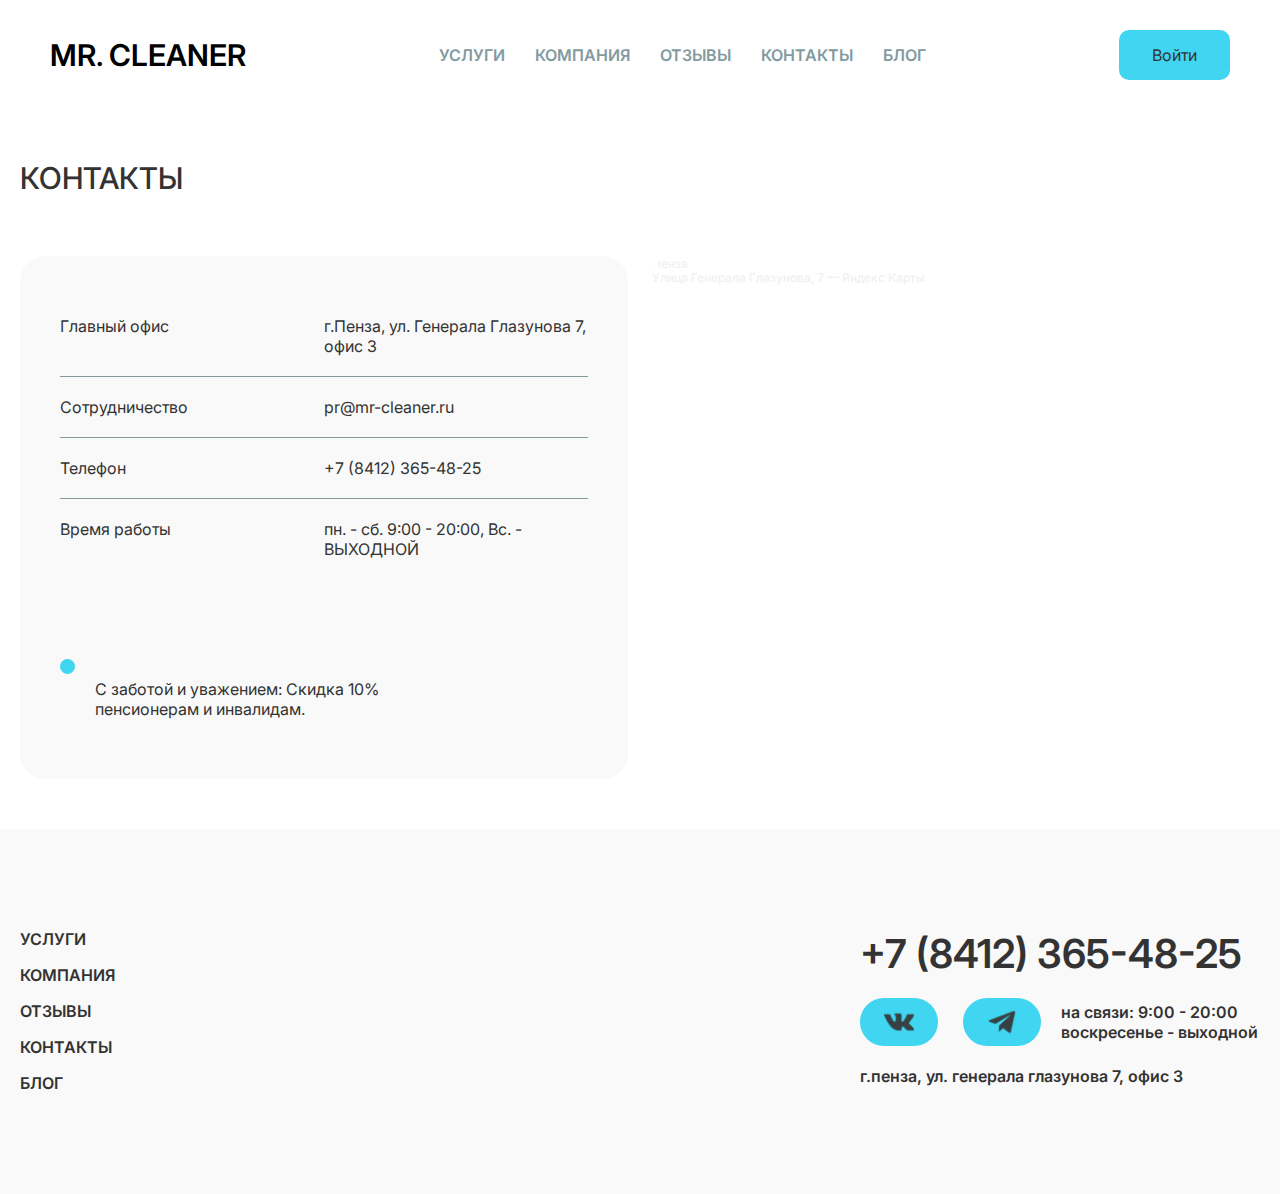
<file: layout/contact.html>
<!DOCTYPE html>
<html lang="en">

<head>
    <meta charset="UTF-8" />
    <meta name="viewport" content="width=device-width, initial-scale=1.0" />
    <title>Document</title>

    <link rel="stylesheet" href="assets/css/root.css" />
    <link rel="stylesheet" href="assets/css/ui.css" />
    <link rel="stylesheet" href="assets/css/style.css" />
</head>

<body>
    <div class="wrapper">
        <header>
            <div class="container">
                <h1 class="logo"><a href="index.html">mr. cleaner</a></h1>
                <nav class="header__nav">
                    <a href="services.html">услуги</a>
                    <a href="about.html">компания</a>
                    <a href="reviews.html">отзывы</a>
                    <a href="contacts.html">контакты</a>
                    <a href="blog.html">блог</a>
                </nav>
                <a href="#" class="btn" data-popup="login">Войти</a>
            </div>
        </header>
        <main>
            <section class="contact__sec">
                <div class="container">
                    <h2 class="title__section">контакты</h2>
                    <div class="row">
                        <address>
                            <p><span>Главный офис</span><span>г.Пенза, ул. Генерала Глазунова 7, офис 3</span></p>
                            <p><span>Сотрудничество</span><span>pr@mr-cleaner.ru</span></p>
                            <p><span>Телефон</span><span>+7 (8412) 365-48-25</span></p>
                            <p><span>Время работы</span><span>пн. - сб. 9:00 - 20:00, Вс. - ВЫХОДНОЙ</span></p>

                            <div class="promo">
                                <div class="circ__blue"></div>
                                <p>С заботой и уважением: Скидка 10% пенсионерам и инвалидам.</p>
                            </div>
                        </address>
                        <div class="map" style="position:relative;overflow:hidden; border: none; outline: none; border-radius: 20px;"><a
                                href="https://yandex.ru/maps/49/penza/?utm_medium=mapframe&utm_source=maps"
                                style="color:#eee;font-size:12px;position:absolute;top:0px;">Пенза</a><a
                                href="https://yandex.ru/maps/49/penza/house/ulitsa_generala_glazunova_7/YE0Yfg9gT0APQFtpfX5yc3lkZw==/?indoorLevel=1&ll=44.880658%2C53.232573&utm_medium=mapframe&utm_source=maps&z=17.06"
                                style="color:#eee;font-size:12px;position:absolute;top:14px;">Улица Генерала Глазунова,
                                7 — Яндекс Карты</a><iframe
                                src="https://yandex.ru/map-widget/v1/?indoorLevel=1&ll=44.880658%2C53.232573&mode=search&ol=geo&ouri=ymapsbm1%3A%2F%2Fgeo%3Fdata%3DCgozMTYzNjg2OTM3EkvQoNC-0YHRgdC40Y8sINCf0LXQvdC30LAsINGD0LvQuNGG0LAg0JPQtdC90LXRgNCw0LvQsCDQk9C70LDQt9GD0L3QvtCy0LAsIDciCg3LhTNCFSjuVEI%2C&z=17.06"
                                width="100%" height="100%" frameborder="1" allowfullscreen="true"
                                style="position:relative; border: none; outline: none; border-radius: 20px;"></iframe></div>
                    </div>
                </div>
            </section>
        </main>
        <footer>
            <div class="container">
                <div class="row">
                    <nav class="footer__nav">
                        <a href="services.html">УСЛУГИ</a>
                        <a href="about.html">КОМПАНИЯ</a>
                        <a href="reviews.html">ОТЗЫВЫ</a>
                        <a href="contact.html">КОНТАКТЫ</a>
                        <a href="blog.html">блог</a>
                    </nav>
                    <address class="column">
                        <a class="phone" href="tel: +7 (8412) 365-48-25">+7 (8412) 365-48-25</a>
                        <div class="row">
                            <div class="social__link">
                                <a href="#" class="btn btn__icon"><img src="assets/media/icons/vk.png" alt="vk"></a>
                                <a href="#" class="btn btn__icon"><img src="assets/media/icons/tg.png" alt="tg"></a>
                            </div>
                            <p class="text">НА СВЯЗИ: 9:00 - 20:00
                                ВОСКРЕСЕНЬЕ - ВЫХОДНОЙ</p>
                        </div>
                        <p class="text">г.Пенза, ул. Генерала Глазунова 7, офис 3</p>
                    </address>
                </div>
            </div>
        </footer>
    </div>

    <script src="assets/js/main.js"></script>
</body>

</html>
</file>
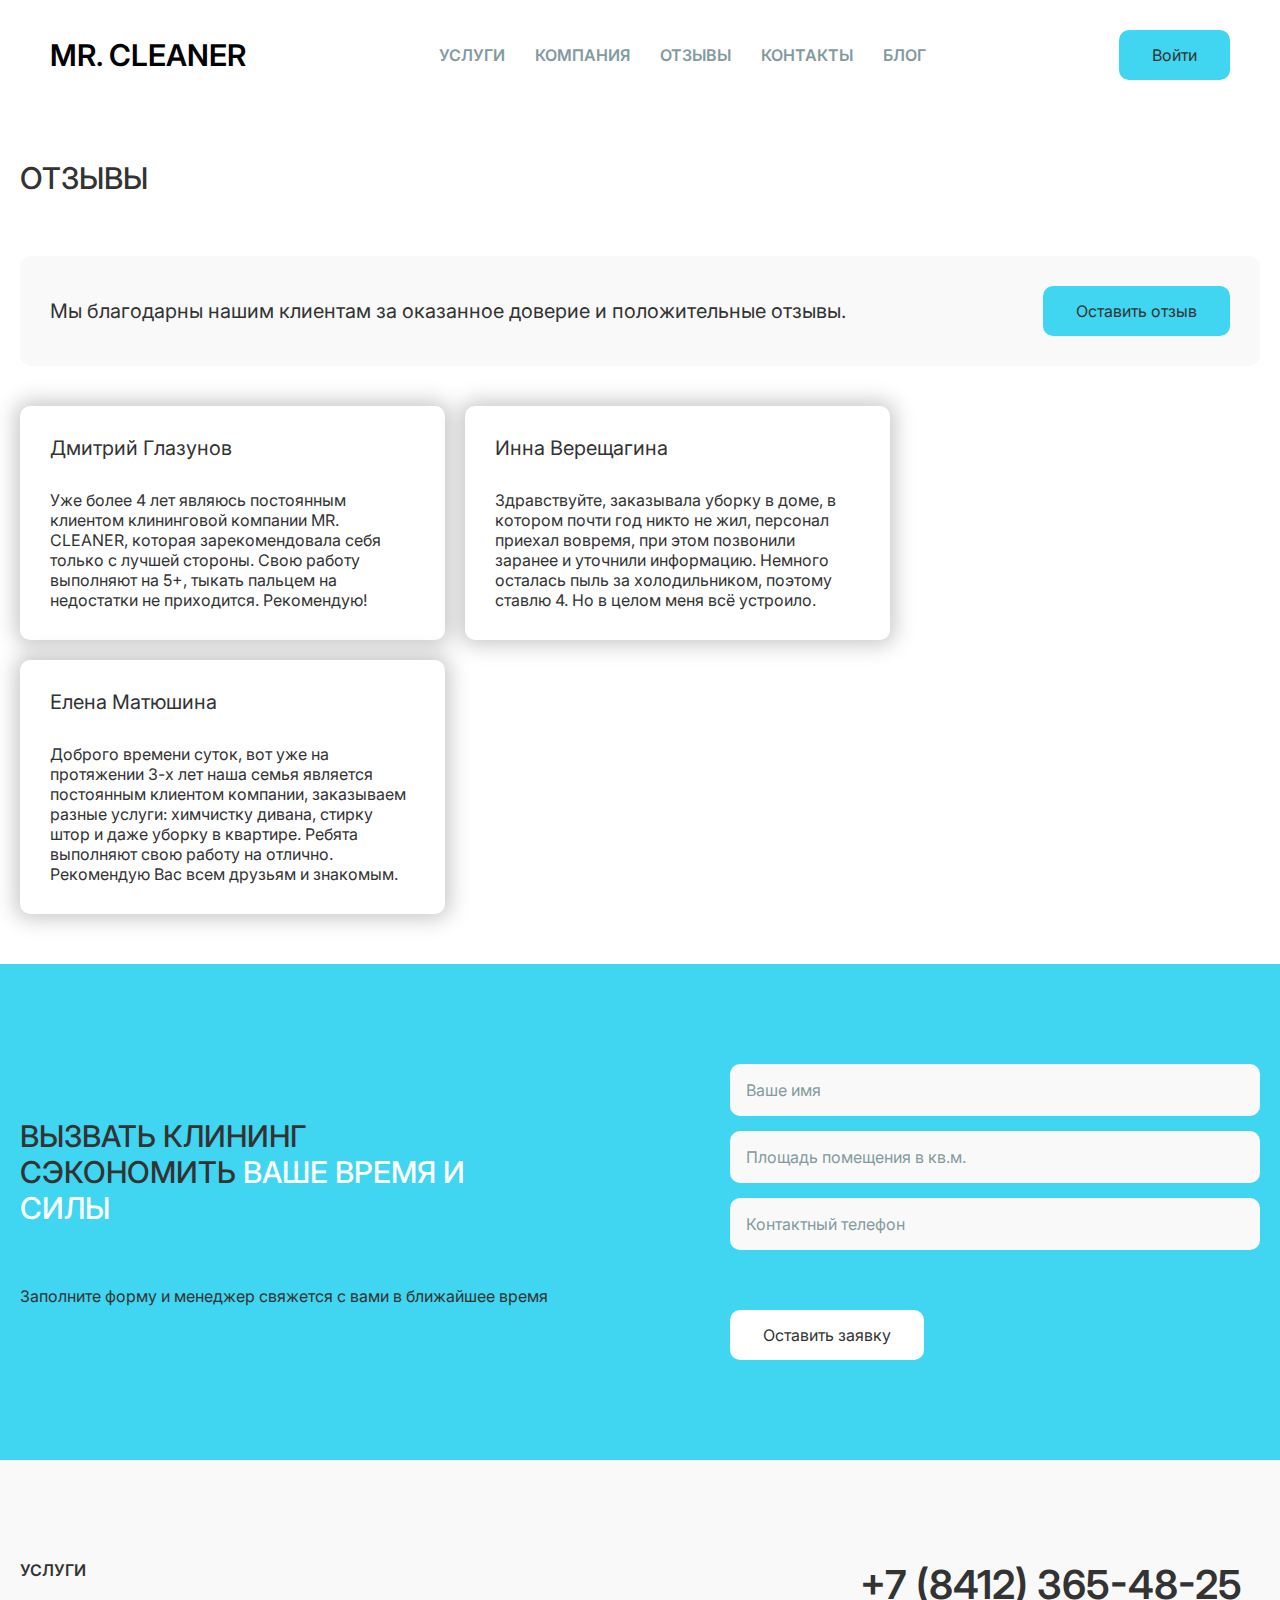
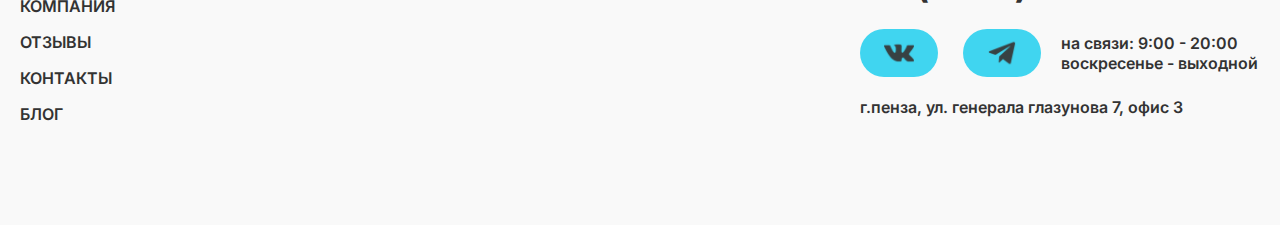
<file: layout/reviews.html>
<!DOCTYPE html>
<html lang="en">

<head>
    <meta charset="UTF-8" />
    <meta name="viewport" content="width=device-width, initial-scale=1.0" />
    <title>Document</title>

    <link rel="stylesheet" href="assets/css/root.css" />
    <link rel="stylesheet" href="assets/css/ui.css" />
    <link rel="stylesheet" href="assets/css/style.css" />
</head>

<body>
    <div class="wrapper">
        <header>
            <div class="container">
                <h1 class="logo"><a href="index.html">mr. cleaner</a></h1>
                <nav class="header__nav">
                    <a href="services.html">услуги</a>
                    <a href="about.html">компания</a>
                    <a href="reviews.html">отзывы</a>
                    <a href="contacts.html">контакты</a>
                    <a href="blog.html">блог</a>
                </nav>
                <a href="#" class="btn" data-popup="login">Войти</a>
            </div>
        </header>
        <main>
            <section class="reviews__sec">
                <div class="container">
                    <h2 class="title__section">отзывы</h2>
                    <div class="row bg-grey">
                        <p class="text fz20">Мы благодарны нашим клиентам за оказанное доверие и положительные отзывы.
                        </p><button class="btn" data-popup="add_reviews">Оставить отзыв</button>
                    </div>
                    <ul class="reviews__list">
                        <li class="card card__reviews">
                            <h3 class="name">Дмитрий Глазунов</h3>
                            <p class="reviews">Уже более 4 лет являюсь постоянным клиентом клининговой компании MR.
                                CLEANER, которая зарекомендовала себя только с лучшей стороны. Свою работу выполняют на
                                5+, тыкать пальцем на недостатки не приходится. Рекомендую!</p>
                        </li>
                        <li class="card card__reviews">
                            <h3 class="name">Инна Верещагина</h3>
                            <p class="reviews">Здравствуйте, заказывала уборку в доме, в котором почти год никто не жил,
                                персонал приехал вовремя, при этом позвонили заранее и уточнили информацию. Немного
                                осталась пыль за холодильником, поэтому ставлю 4. Но в целом меня всё устроило.</p>
                        </li>
                        <li class="card card__reviews">
                            <h3 class="name">Елена Матюшина</h3>
                            <p class="reviews">Доброго времени суток, вот уже на протяжении 3-х лет наша семья является
                                постоянным клиентом компании, заказываем разные услуги: химчистку дивана, стирку штор и
                                даже уборку в квартире. Ребята выполняют свою работу на отлично. Рекомендую Вас всем
                                друзьям и знакомым. </p>
                        </li>
                    </ul>
                </div>
            </section>
            <section class="application__sec bg-blue">
                <div class="container">
                    <div class="row">
                        <div class="column">
                            <h2 class="title__section title__section_reverse">
                                Вызвать клининг <br> сэкономить
                                <span>ваше время и силы</span>
                            </h2>
                            <p class="text fw-500">Заполните форму и менеджер свяжется с вами в ближайшее время</p>
                        </div>
                        <div class="column">
                            <form action="add__application">
                                <input type="text" name="name" placeholder="Ваше имя" class="input__cust" required>
                                <input type="text" name="square" placeholder="Площадь помещения в кв.м."
                                    class="input__cust" required>
                                <input type="text" name="phone" placeholder="Контактный телефон" class="input__cust"
                                    required>
                                <input type="submit" value="Оставить заявку" class="btn btn__light">
                            </form>
                        </div>
                    </div>
                </div>
            </section>
        </main>
        <footer>
            <div class="container">
                <div class="row">
                    <nav class="footer__nav">
                        <a href="services.html">УСЛУГИ</a>
                        <a href="about.html">КОМПАНИЯ</a>
                        <a href="reviews.html">ОТЗЫВЫ</a>
                        <a href="contact.html">КОНТАКТЫ</a>
                        <a href="blog.html">блог</a>
                    </nav>
                    <address class="column">
                        <a class="phone" href="tel: +7 (8412) 365-48-25">+7 (8412) 365-48-25</a>
                        <div class="row">
                            <div class="social__link">
                                <a href="#" class="btn btn__icon"><img src="assets/media/icons/vk.png" alt="vk"></a>
                                <a href="#" class="btn btn__icon"><img src="assets/media/icons/tg.png" alt="tg"></a>
                            </div>
                            <p class="text">НА СВЯЗИ: 9:00 - 20:00
                                ВОСКРЕСЕНЬЕ - ВЫХОДНОЙ</p>
                        </div>
                        <p class="text">г.Пенза, ул. Генерала Глазунова 7, офис 3</p>
                    </address>
                </div>
            </div>
        </footer>
    </div>

    <script src="assets/js/main.js"></script>
</body>

</html>
</file>
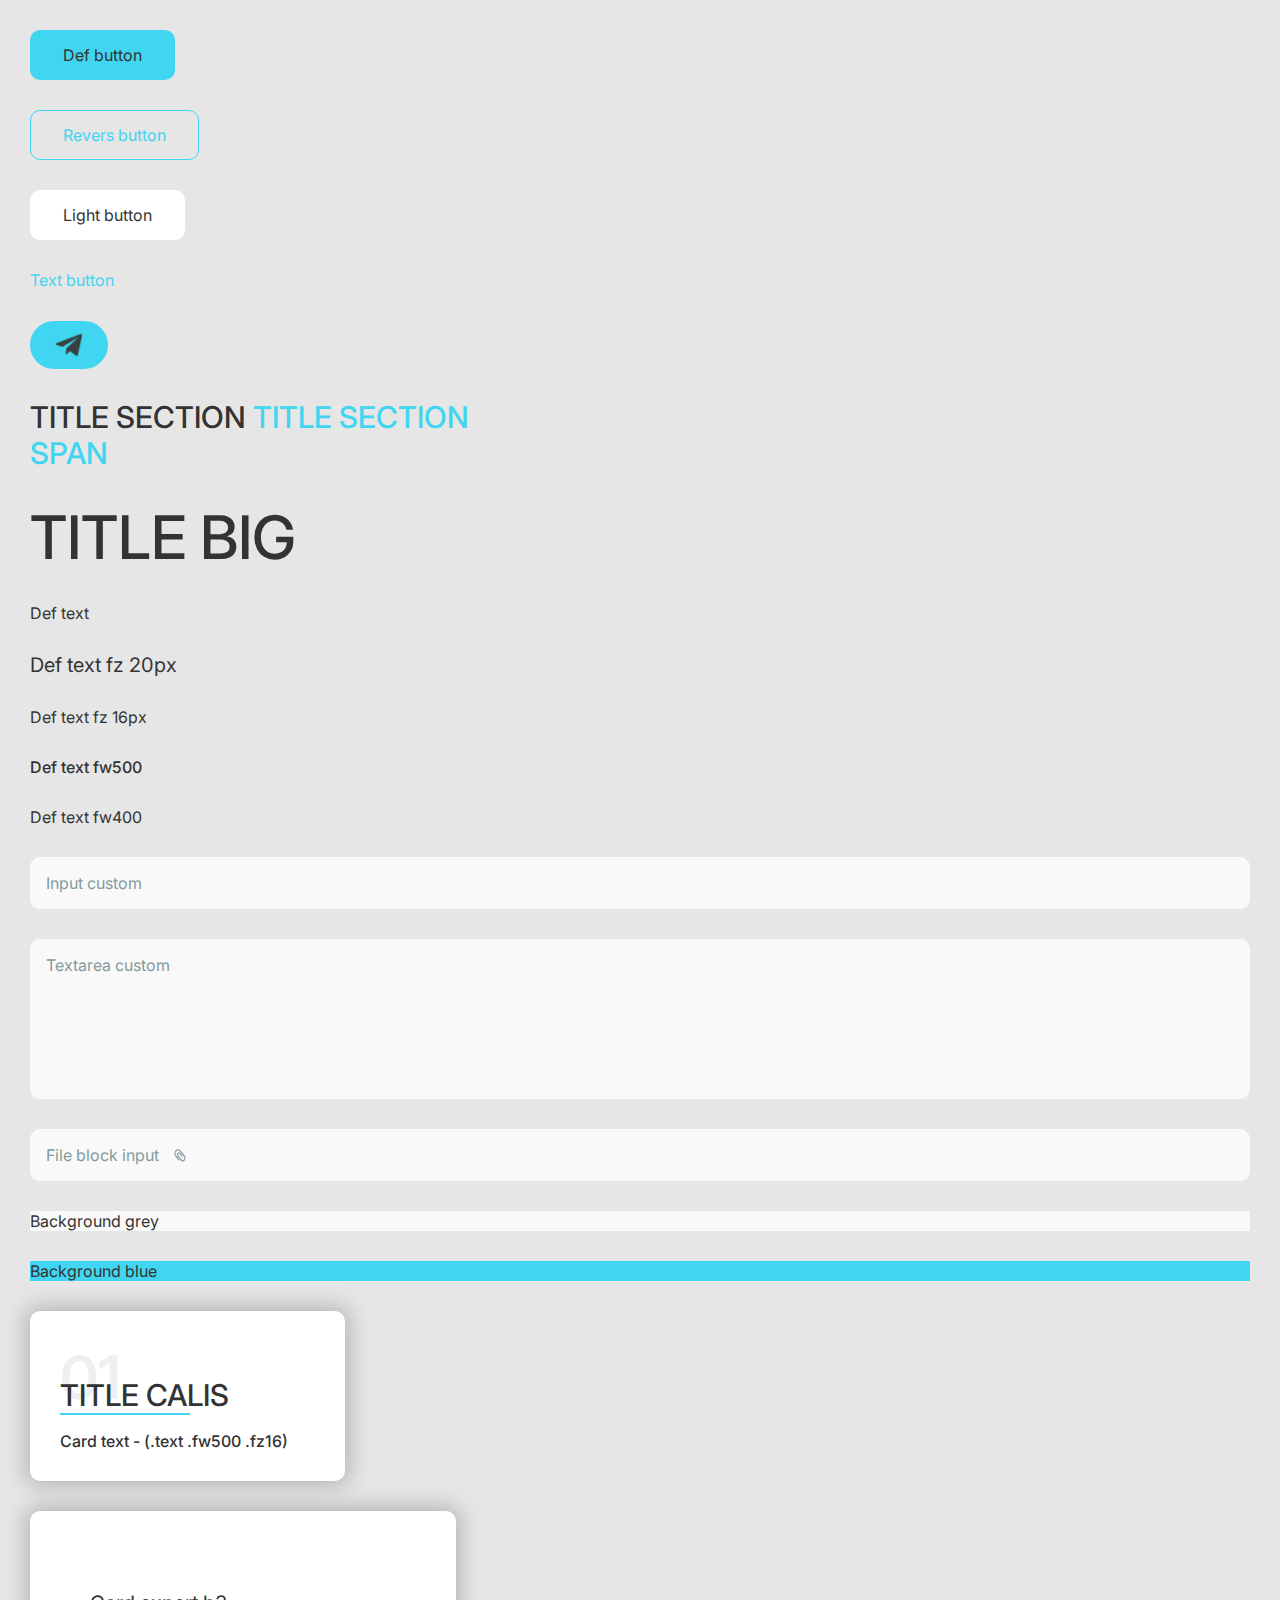
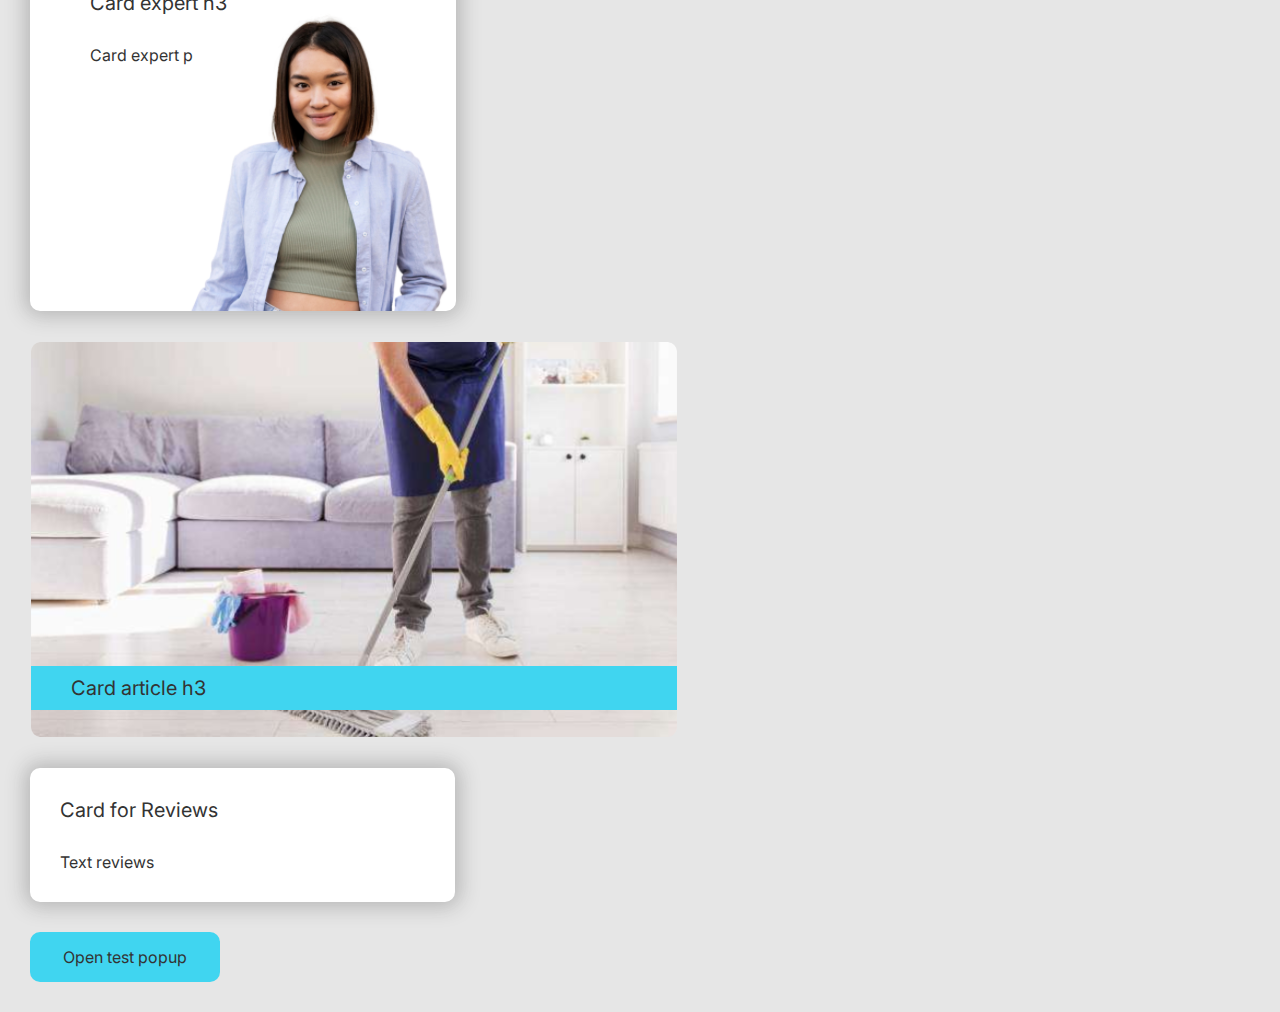
<file: layout/ui.html>
<!DOCTYPE html>
<html lang="en">

<head>
    <meta charset="UTF-8">
    <meta name="viewport" content="width=device-width, initial-scale=1.0">
    <title>Document</title>

    <link rel="stylesheet" href="assets/css/root.css">
    <link rel="stylesheet" href="assets/css/ui.css">
    <link rel="stylesheet" href="assets/css/style.css">
</head>

<body style="display: flex; flex-direction: column; gap: 30px; padding: 30px; background-color: #e6e6e6;">

    <div class="btn">Def button</div>
    <div class="btn btn__revers">Revers button</div>
    <div class="btn btn__light">Light button</div>
    <div class="btn btn__text">Text button</div>
    <div class="btn btn__icon"><img src="assets/media/icons/tg.png" alt="tg"></div>

    <h2 class="title__section">
        Title section <span>Title section span</span>
    </h2>
    <h3 class="title__big">Title big</h3>

    <p class="text">Def text</p>
    <p class="text fz20">Def text fz 20px</p>
    <p class="text fz16">Def text fz 16px</p>
    <p class="text fw500">Def text fw500</p>
    <p class="text fw400">Def text fw400</p>

    <input type="text" class="input__cust" placeholder="Input custom">
    <textarea name="test" id="tset" placeholder="Textarea custom" class="input__cust"></textarea>
    <label for="test_file" class="file__input">
        <p>File block input <img src="assets/media/icons/Clip.svg" alt="Clip"></p>
        <input type="file" name="test_file" id="test_file">
    </label>

    <div class="bg-grey">Background grey</div>
    <div class="bg-blue">Background blue</div>

    <div class="card">
        <div class="title__calis">
            <p class="top__text">01</p>
            <p class="middle__text">Title calis</p>
        </div>
        <p class="text fw500 fz16">
            Card  text - (.text .fw500 .fz16)
        </p>
    </div>
    <div class="card__expert">
        <img src="assets/media/image/expert/1.png" alt="expert">
        <div class="text__block">
            <h3>Card expert h3</h3>
            <p>Card expert p</p>
        </div>
    </div>
    <div class="card__article">
        <img src="assets/media/temp/article/1.png" alt="article">
        <h3 class="title__article">Card article h3</h3>
    </div>
    <div class="card card__reviews">
        <h3 class="name">Card for Reviews</h3>
        <p class="reviews">Text reviews</p>
    </div>

    <div class="btn" data-popup="test_popup">Open test popup</div>
    <div class="popup" data-popup="test_popup">
        <div class="over"></div>
        <div class="main">
            <h2 class="title__section">Popup window</h2>
        </div>
    </div>

    <script src="assets/js/main.js"></script>
</body>

</html>
</file>
<file: layout/assets/css/root.css>
@font-face {
    font-family: "Inter";
    src: url("../fonts/Inter/Inter-VariableFont_opsz\,wght.ttf");
}

*::after,
*::before,
*{
    font-family: "Inter";
    margin: 0;
    padding: 0;
    box-sizing: border-box;
    -webkit-font-smoothing: antialiased;
}

html, body{
    width: 100%;
    /* height: 100%; */
    /* overflow-x: hidden; */
    font-size: 16px;
    font-weight: 400;
    color: #333;
    background-color: #FFFFFF;
}

a{
    text-decoration: none;
    color: inherit;
}

button{
    cursor: pointer;
    border: none;
    background-color: transparent;
}

h1, h2, h3, h4, h5, h6{
    font-family: "Inter";
    font-weight: 400;
    color: #333;
}

ul, ol, li{
    list-style: none;
}

img{
    max-width: 100%;
    height: auto;
    display: block;
}

section, header, footer{
    width: 100%;
    justify-content: center;
    display: flex;
    flex-direction: column;
    align-items: center;
    padding: 50px 0;
}

.container{
    max-width: 1360px;
    width: 100%;
    padding: 0 20px;
    display: flex;
    flex-direction: column;
}

.row{
    display: flex;
    width: 100%;
}

.column{
    display: flex;
    flex-direction: column;
}

.wrapper{
    display: flex;
    flex-direction: column;
    width: 100%;
}
</file>
<file: layout/assets/css/ui.css>
.btn {
  border: none;
  outline: none;
  cursor: pointer;
  width: fit-content;
  padding: 14px 32px;
  display: flex;
  justify-content: center;
  align-items: center;
  border: 1px solid transparent;
  border-radius: 10px;
  background-color: #40d5f0;
  font-size: 16px;
  font-weight: 400;
  color: #333;
  font-family: "Inter";
  transition: 0.3s;

  &:hover {
    color: #40d5f0;
    border-color: #40d5f0;
    background-color: transparent;
  }

  &.active {
    color: #40d5f0;
    border-color: #40d5f0;
    background-color: transparent;
  }

  &.btn__revers {
    background-color: transparent;
    color: #40d5f0;
    border-color: #40d5f0;

    &:hover {
      background-color: #40d5f0;
      color: #333;
      border-color: transparent;
    }

    &.active {
      background-color: #40d5f0;
      color: #333;
      border-color: transparent;
    }
  }

  &.btn__light {
    background-color: #fff;

    &:hover {
      background-color: transparent;
      border-color: #fff;
      color: #fff;
    }

    &.active {
      background-color: transparent;
      border-color: #fff;
      color: #fff;
    }
  }

  &.btn__icon {
    display: flex;
    padding: 8px 23px;
    border-radius: 25px;

    & img{
      max-width: none;
      width: 30px;
      height: 30px;
    }
  }

  &.btn__text {
    padding: 0;
    background-color: transparent;
    border: none;
    border-bottom: 1px solid transparent;
    color: #40d5f0;
    border-radius: 0;

    &:hover {
      border-color: #40d5f0;
    }
  }
}

.title__section {
  font-style: normal;
  font-family: "Inter";
  font-size: 30px;
  font-weight: 500;
  color: #333;
  text-transform: uppercase;
  max-width: 480px;
  width: 100%;

  &>span {
    color: #40d5f0;
  }

  &.title__section_reverse {
    &>span {
      color: #fff;
    }
  }
}

.title__big {
  font-style: normal;
  font-family: "Inter";
  font-size: 60px;
  font-weight: 500;
  color: #333;
  text-transform: uppercase;
  max-width: 720px;
  width: 100%;
}

.text {
  font-family: "Inter";
  color: #333;

  &.fz20 {
    font-size: 20px;
  }

  &.fz16 {
    font-size: 16px;
  }

  &.fw500 {
    font-weight: 500;
  }

  &.fw400 {
    font-weight: 400;
  }
}

.input__cust {
  border: none;
  outline: none;
  background-color: #f9f9f9;
  border-radius: 10px;
  border: 1px solid transparent;
  padding: 15px;
  width: 100%;
  font-family: "Inter";
  font-size: 16px;
  font-weight: 400;
  color: #839b9f;

  &::placeholder {
    font-family: "Inter";
    font-size: 16px;
    font-weight: 400;
    color: #839b9f;
  }

  &:focus {
    border-color: #40d5f0;
  }

  &.error {
    border-color: #ee0a0a;
  }
}

textarea.input__cust {
  resize: none;
  height: 160px;
}

.file__input {
  display: flex;
  background-color: #f9f9f9;
  border-radius: 10px;
  padding: 15px;
  width: 100%;
  cursor: pointer;
  border: 1px solid transparent;
  transition: 0.3s;

  &:hover {
    border-color: #40d5f0;
  }

  & input[type="file"] {
    display: none;
  }

  &>p {
    font-weight: 400;
    font-size: 16px;
    font-family: "Inter";
    color: #839b9f;
    display: flex;
    align-items: center;
    gap: 15px;

    & img,
    svg {
      width: 12px;
    }
  }

  &>img {
    height: 50px;
    width: auto;
  }
}

.bg-grey {
  background-color: #f9f9f9;
}

.bg-blue {
  background-color: #40d5f0;
}

.card__expert {
  display: flex;
  flex-direction: column;
  padding: 80px 0px 0px 132px;
  position: relative;
  border-radius: 10px;
  box-shadow: 0 0 20px 5px #33333344;
  max-width: 426px;
  width: 100%;
  background-color: #FFF;

  &>img {
    display: block;
    height: 320px;
    width: auto;
  }

  &>.text__block {
    display: flex;
    position: absolute;
    flex-direction: column;
    gap: 30px;
    left: 60px;
    right: 60px;
    max-width: 163px;

    &>h3 {
      font-weight: 400;
      font-size: 20px;
      color: #333;
    }

    &>p {
      font-weight: 400;
      font-size: 16px;
      color: #333;
    }
  }
}

.card {
  display: flex;
  flex-direction: column;
  padding: 30px;
  box-shadow: 0 0 20px 5px #33333344;
  border-radius: 10px;
  background-color: #FFF;
  gap: 16px;
  max-width: 315px;
  width: 100%;

  &.card__reviews {
    max-width: 425px;
    gap: 30px;
    justify-content: space-between;

    & h3.name {
      font-weight: 400;
      font-size: 20px;
      color: #333;
    }

    & p.reviews {
      font-weight: 400;
      font-size: 16px;
      color: #333;
    }
  }
}

.card__article {
  display: flex;
  align-items: end;
  max-width: 648px;
  width: 100%;
  height: 397px;
  position: relative;
  overflow: hidden;
  border-radius: 10px;
  border: 1px solid transparent;
  transform: scale(1);
  transition: 0.3s;

  &:hover{
    transform: scale(0.95);
    border-color: #40D5F0;
  }

  & img {
    width: 100%;
    height: 100%;
    object-fit: cover;
    object-position: center;
    position: absolute;
    z-index: 0;
  }

  & h3.title__article {
    width: 100%;
    padding: 10px 40px;
    background-color: #40D5F0;
    font-weight: 400;
    font-size: 20px;
    color: #333;
    position: relative;
    z-index: 1;
    height: fit-content;
    margin-bottom: 27px;
  }
}

.title__calis {
  position: relative;
  display: flex;
  flex-direction: column;

  & .top__text {
    position: relative;
    z-index: 0;
    font-weight: 600;
    font-size: 60px;
    color: #EFEFEF;
    margin-bottom: -36px;
  }

  & .middle__text {
    position: relative;
    z-index: 1;
    text-transform: uppercase;
    font-weight: 500;
    font-size: 30px;
    color: #333;
  }

  &::after {
    content: "";
    height: 2px;
    max-width: 130px;
    width: 100%;
    background-color: #40d5f0;
  }
}

.popup {
  width: 100%;
  height: 100vh;
  z-index: 10;
  top: 0;
  left: 0;
  position: fixed;
  display: flex;
  justify-content: center;
  align-items: center;
  visibility: hidden;
  opacity: 0;
  transition: 0.4s;

  &.active {
    opacity: 1;
    visibility: visible;
  }

  & .over {
    position: absolute;
    z-index: 10;
    width: inherit;
    height: inherit;
    cursor: pointer;
    background-color: #33333341;
  }

  & .main {
    position: relative;
    z-index: 11;
    max-width: 650px;
    width: 100%;
    border: 1px solid #40D5F0;
    border-radius: 10px;
    background-color: #FFF;
    padding: 60px;
  }
}

.faq__list{
  display: flex;
  flex-direction: column;
  width: 100%;
  gap: 3px;

  & li{
    width: 100%;
    display: flex;
    flex-direction: column;
    padding: 30px;
    background-color: #F9F9F9;
    border-radius: 10px;
    border: 1px solid transparent;
    box-shadow: 0px 0px 15px transparent;
    cursor: pointer;
    transition: 0.3s;

    &.active{
      background-color: #FFF;
    }

    &:not(.active):hover{
      border-color: #40D5F0;
    }
    &:not(.active):hover .cross::after{
      background-color: #40D5F0;
    }
    &:not(.active):hover .cross::before{
      background-color: #40D5F0;
    }
    
    & .top__row{
      display: flex;
      width: 100%;
      justify-content: space-between;
    }

    & h3.questions{
      font-weight: 600;
      font-size: 20px;
      color: #333;
    }

    & .cross{
      position: relative;
      display: flex;
      justify-content: center;
      align-items: center;
      width: 16px;
      height: 16px;

      &::after,&::before{
        transition: 0.3s;
        content: "";
        position: absolute;
        width: 16px;
        height: 1px;
        background-color: #839B9F; 
      }

      &::after{
        transform: rotate(90deg);
      }
    }
    &.active .cross{
      &::after,&::before{
        transition: 0.3s;
        content: "";
        position: absolute;
        width: 16px;
        height: 1px;
        background-color: #40D5F0; 
      }

      &::after{
        transform: rotate(45deg);
      }
      &::before{
        transform: rotate(-45deg);
      }
    }

    & .body{
      display: none;
      transition: 0.4s;
    }
    &.active .body{
      padding-top: 20px;
      display: flex;

      & p{
        font-weight: 400;
        font-size: 16px;
        color: #333;
      }
    }

    &.active{
      box-shadow: 0px 0px 15px #33333315;
    }
  }
}
</file>
<file: layout/assets/css/style.css>
header {
    background-color: #FFF;
    width: 100%;
    justify-content: center;
    padding: 30px;

    & .container {
        flex-direction: row;
        align-items: center;
        justify-content: space-between;
    }

    & .logo {
        font-weight: 600;
        font-size: 30px;
        color: #000;
        text-transform: uppercase;
    }

    & nav.header__nav {
        display: flex;
        gap: 30px;

        & a {
            font-weight: 600;
            font-size: 16px;
            text-transform: uppercase;
            color: #839B9F;
            transition: 0.3s;
            border-bottom: 1px solid transparent;

            &:hover {
                border-color: #40D5F0;
                color: #40D5F0;
            }
        }
    }
}

footer {
    width: 100%;
    display: flex;
    justify-content: center;
    background-color: #F9F9F9;
    padding: 100px 0;

    & .container>.row {
        justify-content: space-between;
    }

    & address {
        font-style: normal;
        gap: 20px;

        & a.phone {
            font-weight: 600;
            font-size: 40px;
            color: #333;
        }

        & .row {
            align-items: center;
            gap: 20px;
            max-width: 400px;
        }

        & .social__link {
            display: flex;
            gap: 25px;
        }

        & p {
            font-weight: 600;
            font-size: 16px;
            text-transform: lowercase;
        }
    }

    & nav.footer__nav {
        display: flex;
        flex-direction: column;
        gap: 15px;

        & a {
            width: fit-content;
            border-bottom: 1px solid transparent;
            color: #333;
            font-size: 16px;
            font-weight: 600;
            text-transform: uppercase;
            transition: 0.3s;

            &:hover {
                border-color: #333;
            }
        }
    }
}

.start__screen {
    background: url(../media/image/start.png);
    background-size: cover;
    background-position: center;
    height: 90vh;
    align-items: center;

    & .container {
        gap: 100px;
    }
}

.chois_as__sec {
    & .container {
        gap: 60px;
    }

    & .chois_as__list {
        display: flex;
        flex-wrap: wrap;
        width: 100%;
        gap: 20px;
    }
}

.application__sec {
    padding: 100px 0;

    & .row {
        justify-content: space-between;
        align-items: center;
    }

    & .column:nth-child(1) {
        max-width: 557px;
        width: 100%;
        gap: 60px;
    }

    & .column:nth-child(2) {
        max-width: 530px;
        width: 100%;

        & form {
            width: 100%;
            display: flex;
            flex-direction: column;
            gap: 15px;

            & .btn {
                margin-top: 45px;
            }
        }
    }
}

.procedura_services__sec {
    & .container {
        gap: 60px;
    }

    & .procedura_services__list {
        display: flex;
        flex-wrap: wrap;
        width: 100%;
        gap: 20px;

        & .card {
            max-width: 248px;

            & .top__text {
                margin-bottom: 0px;
            }
        }
    }
}

.faq__sec {
    & .container {
        gap: 60px;
    }
}

.about__sec {
    & .container {
        gap: 15px;
    }

    & h2.title__section {
        margin-bottom: 45px;
    }
}

.blog__sec {
    & .container {
        gap: 60px;
    }

    & .blog__list {
        display: flex;
        flex-wrap: wrap;
        width: 100%;
        gap: 40px 20px;

        & li {
            max-width: 648px;
            width: 100%;
        }
    }
}

.contact__sec {
    & .container {
        gap: 60px;
    }

    & .row {
        justify-content: space-between;
        gap: 20px;
    }

    & address {
        width: 49%;
        height: 100%;
        display: flex;
        flex-direction: column;
        padding: 40px;
        border-radius: 25px;
        background-color: #F9F9F9;
        font-style: normal;

        & p {
            display: flex;
            width: 100%;
            padding: 20px 0;

            &:not(:last-of-type) {
                border-bottom: 1px solid #839B9F;
            }

            & span {
                width: 50%;
            }
        }

        & .promo {
            margin-top: 80px;
            width: 100%;
            display: flex;
            gap: 20px;

            & .circ__blue {
                display: flex;
                width: 15px;
                height: 15px;
                border-radius: 50%;
                background-color: #40D5F0;
            }

            & p {
                font-weight: 400;
                font-size: 16px;
                max-width: 312px;
            }
        }
    }

    & .map {
        width: 49%;
    }
}

.reviews__sec{
    & .container{
        gap: 40px;
    }

    & h2.title__section{
        margin-bottom: 20px;
    }

    & .row{
        padding: 30px;
        justify-content: space-between;
        border-radius: 10px;
        align-items: center;
    }

    & .reviews__list{
        display: flex;
        width: 100%;
        flex-wrap: wrap;
        gap: 20px;
    }
}
</file>
